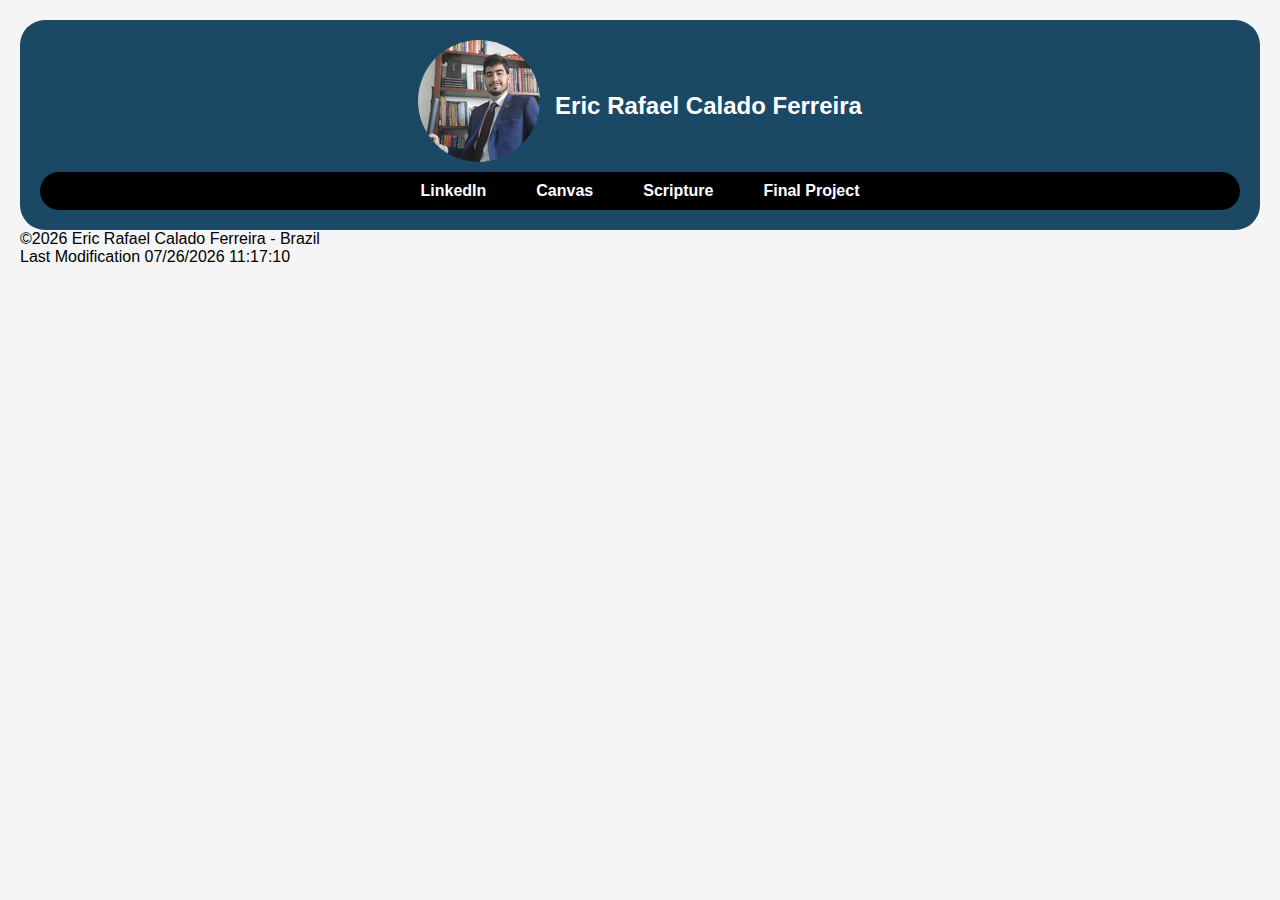
<file: index.html>
<!DOCTYPE html>
<html lang="en">

<head>
    <meta charset="UTF-8">
    <meta name="viewport" content="width=device-width, initial-scale=1.0">
    <meta name="description" content="WDD231 Home Page">
    <meta name="author" content="Eric Rafael Calado Ferreira">
    <script src="scripts/getDates.js" defer></script>
    <link rel="stylesheet" href="styles/base.css">
    <title>Home Page</title>
</head>

<body>
    <header>
        <div class="profile">
            <img src="images/profile_3_19.webp" alt="Profile Picture" loading="lazy">
            <h1>Eric Rafael Calado Ferreira</h1>
        </div>
        <div class="nav-box">
            <nav class="nav">
                <ul>
                    <li><a href="linkedin.com"><b>LinkedIn</a></b></li>
                    <li><a href="https://byupw.instructure.com/about/40214"><b>Canvas</a></b></li>
                    <li><a
                            href="https://www.churchofjesuschrist.org/study/scriptures/ot/gen/1?lang=eng&id=p4#p4"><b>Scripture</b></a>
                    </li>
                    <li><a href="#"><b>Final Project</b></a></li>
                </ul>
            </nav>
        </div>
    </header>
    <main>

    </main>
    <footer class="footer">
        <p>©<span id="currentyear"></span> Eric Rafael Calado Ferreira - Brazil
        <p>Last Modification <span id="modification"></span></p>
    </footer>
</body>

</html>
</file>
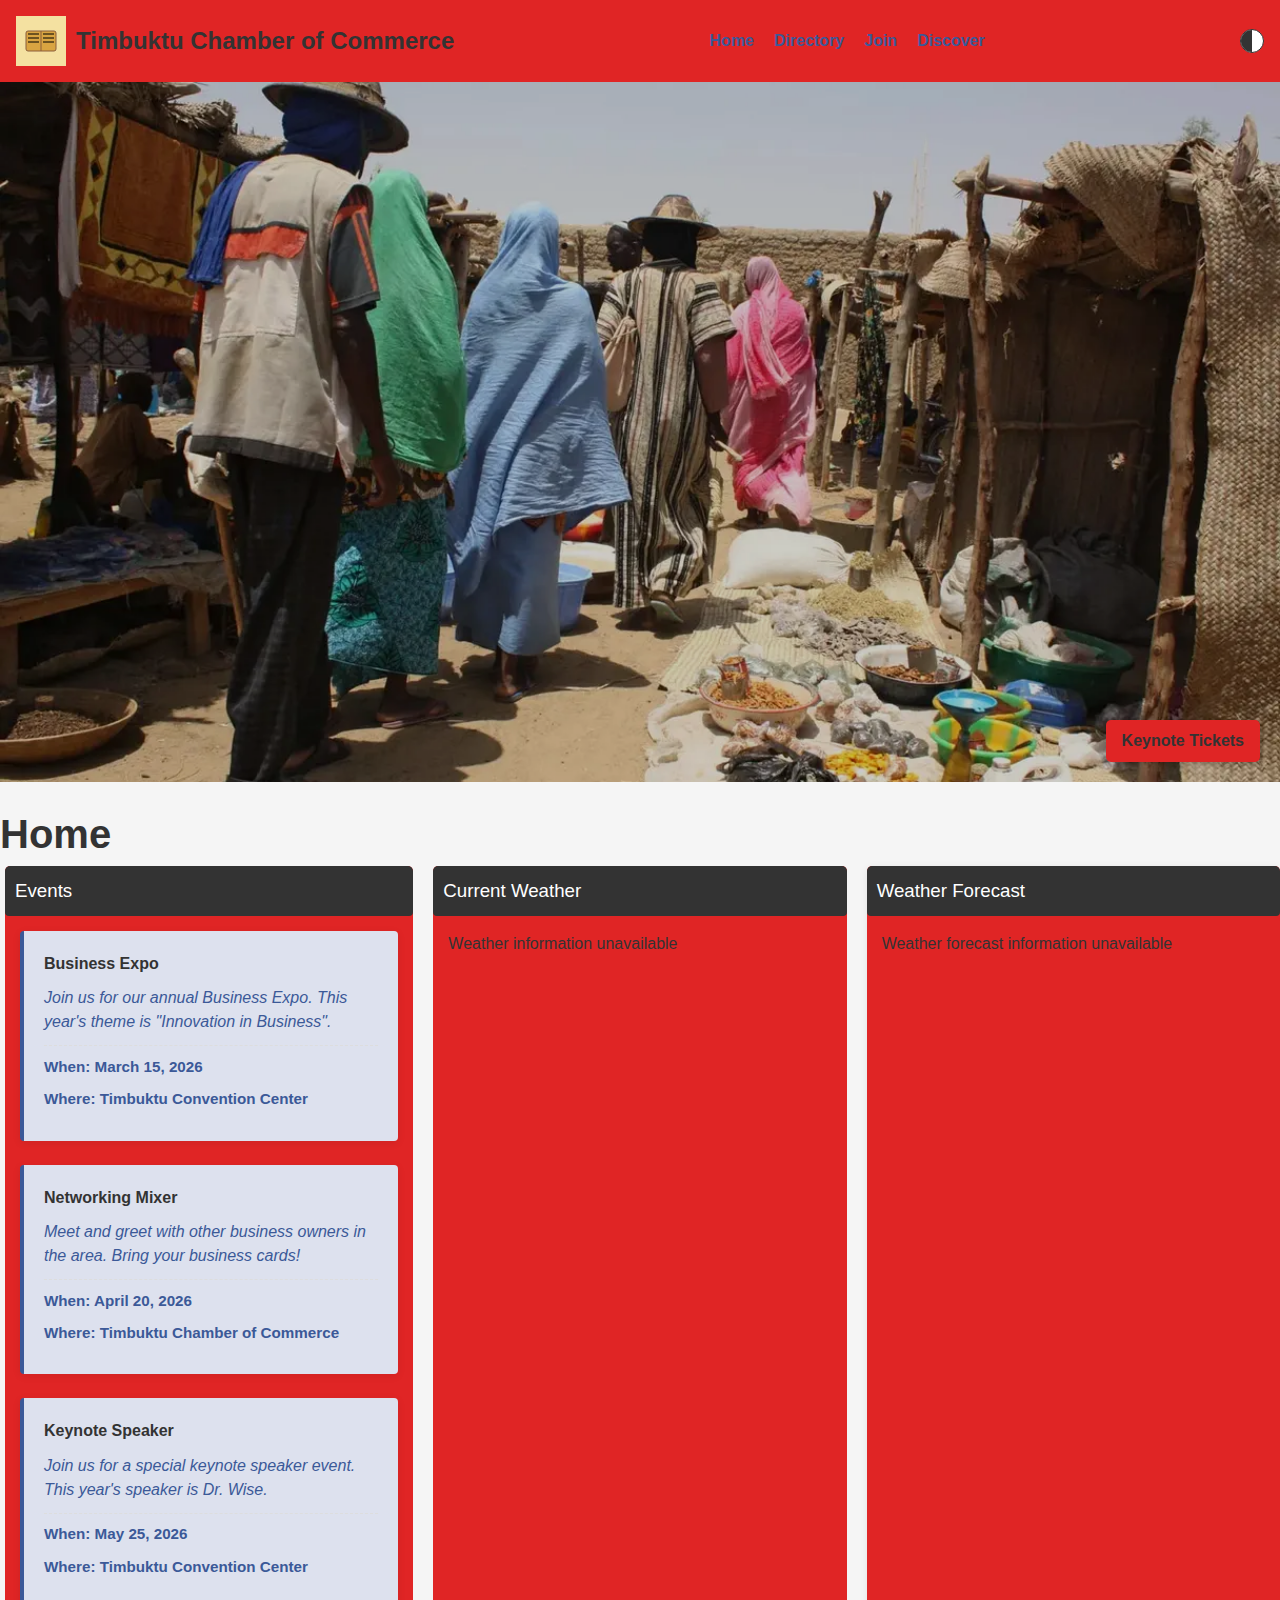
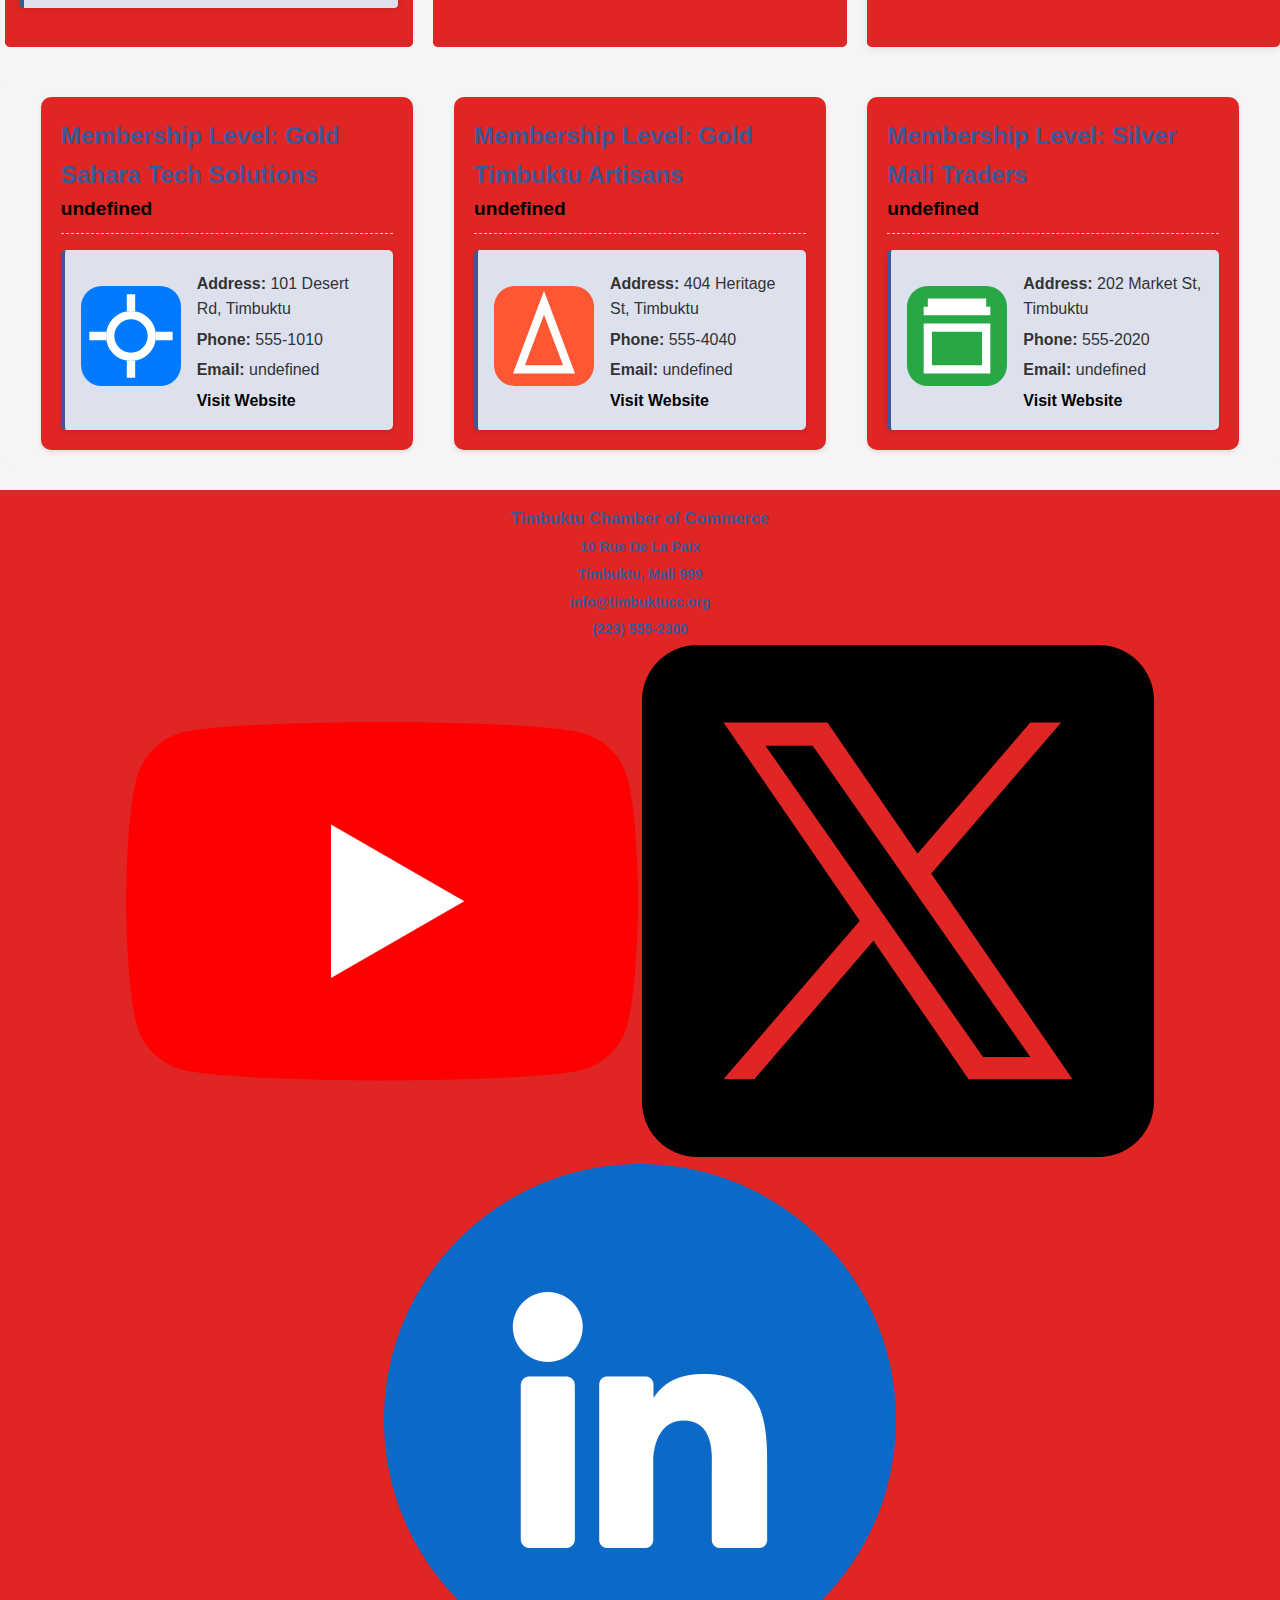
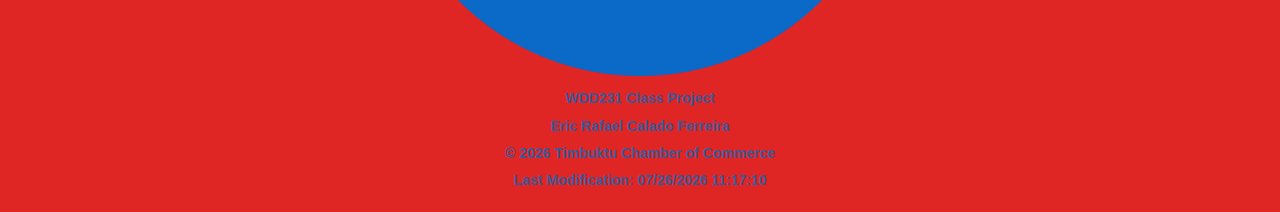
<file: chamber/index.html>
<!DOCTYPE html>
<html lang="en">

<head>
    <meta charset="UTF-8">
    <meta name="viewport" content="width=device-width, initial-scale=1.0">
    <meta name="author" content="Eric Rafael Calado Ferreira">
    <meta name="description" content="This website will serve as a resource hub for businesses in the city of Timbuktu">
    <title>Timbuktu Chamber of Commerce</title>
    <meta property="og:title" content="Timbuktu Chamber of Commerce">
    <meta property="og:type" content="website">
    <meta property="og:image" content="timbuktu.webp">
    <meta property="og:url" content="https://smithferreira-07.github.io/wdd231/chamber/index.html">
    <link rel="stylesheet" href="styles/home.css">
    <link rel="stylesheet" href="styles/normalize.css">
    <link rel="icon" type="image/x-icon" href="images/favicon.ico">
    <script src="scripts/scripts_home.js" defer></script>
</head>

<body>
    <header>
        <div class="logo-container">
            <div class="logo">
                <img src="images/logo.svg" alt="logo">
            </div>
            <div class="logo-text">
                <h1>Timbuktu Chamber of Commerce</h1>

            </div>
        </div>
        <nav id="navigation">
            <ul>
                <li><a href="index.html" class="active-page">Home</a></li>
                <li><a href="directory.html">Directory</a></li>
                <li><a href="join.html">Join</a></li>
                <li><a href="discover.html">Discover</a></li>
            </ul>
        </nav>
        <div class="theme-toggle"></div>
        <div class="mobile-menu" id="mobileMenu">≡</div>
    </header>
    <div class="hero-container">
        <a href="#" class="ticket-button">Keynote Tickets</a>
    </div>
    <main>
        <h2>Home</h2>
        <section>
            <div class="info-grid">
                <div class="events">
                    <h3 class="section-header">Events</h3>
                    <div class="section-content">
                        <div class="event">
                            <h4>Business Expo</h4>
                            <p>Join us for our annual Business Expo. This year's theme is "Innovation in Business".</p>
                            <p>When: March 15, 2026</p>
                            <p>Where: Timbuktu Convention Center</p>
                        </div>
                        <div class="event">
                            <h4>Networking Mixer</h4>
                            <p>Meet and greet with other business owners in the area. Bring your business cards!</p>
                            <p>When: April 20, 2026</p>
                            <p>Where: Timbuktu Chamber of Commerce</p>
                        </div>
                        <div class="event">
                            <h4>Keynote Speaker</h4>
                            <p>Join us for a special keynote speaker event. This year's speaker is Dr. Wise.</p>
                            <p>When: May 25, 2026</p>
                            <p>Where: Timbuktu Convention Center</p>
                        </div>
                    </div>
                </div>
                <div class="current-weather">
                    <h3 class="section-header">Current Weather</h3>
                    <div class="section-content">
                        <div class="weather-now" id="weatherNow">
                        </div>
                    </div>
                </div>
                <div class=weather-forecast>
                    <h3 class="section-header">Weather Forecast</h3>
                    <div class="section-content">
                        <div id="weatherForecast">
                        </div>
                    </div>
                </div>
            </div>
        </section>
        <section>
            <div class="business-cards">     
                <div id="memberCards">

                </div>
            </div>
        </section>
    </main>
    <footer>
        <div class="footer-container">
            <div class="footer-left">
                <h3>Timbuktu Chamber of Commerce</h3>
                <p>10 Rue De La Paix</p>
                <p>Timbuktu, Mali 999</p>
                <p><a href="mailto:info@timbuktucc.org">info@timbuktucc.org</a></p>
                <p>(223) 555-2300</p>
            </div>
            <div class="footer-center">
                <a href="#"><img src="images/youtube.webp" alt="YouTube"></a>
                <a href="#"><img src="images/x.webp" alt="X"></a>
                <a href="#"><img src="images/linkedin.webp" alt="LinkedIn"></a>
            </div>
            <div class="footer-right">
                <p>WDD231 Class Project</p>
                <p>Eric Rafael Calado Ferreira</p>
                <p>&copy; <span id="year"></span> Timbuktu Chamber of Commerce</p>
                <p>Last Modification: <span id="lastModified"></span></p>
            </div>
        </div>
    </footer>
</body>

</html>
</file>
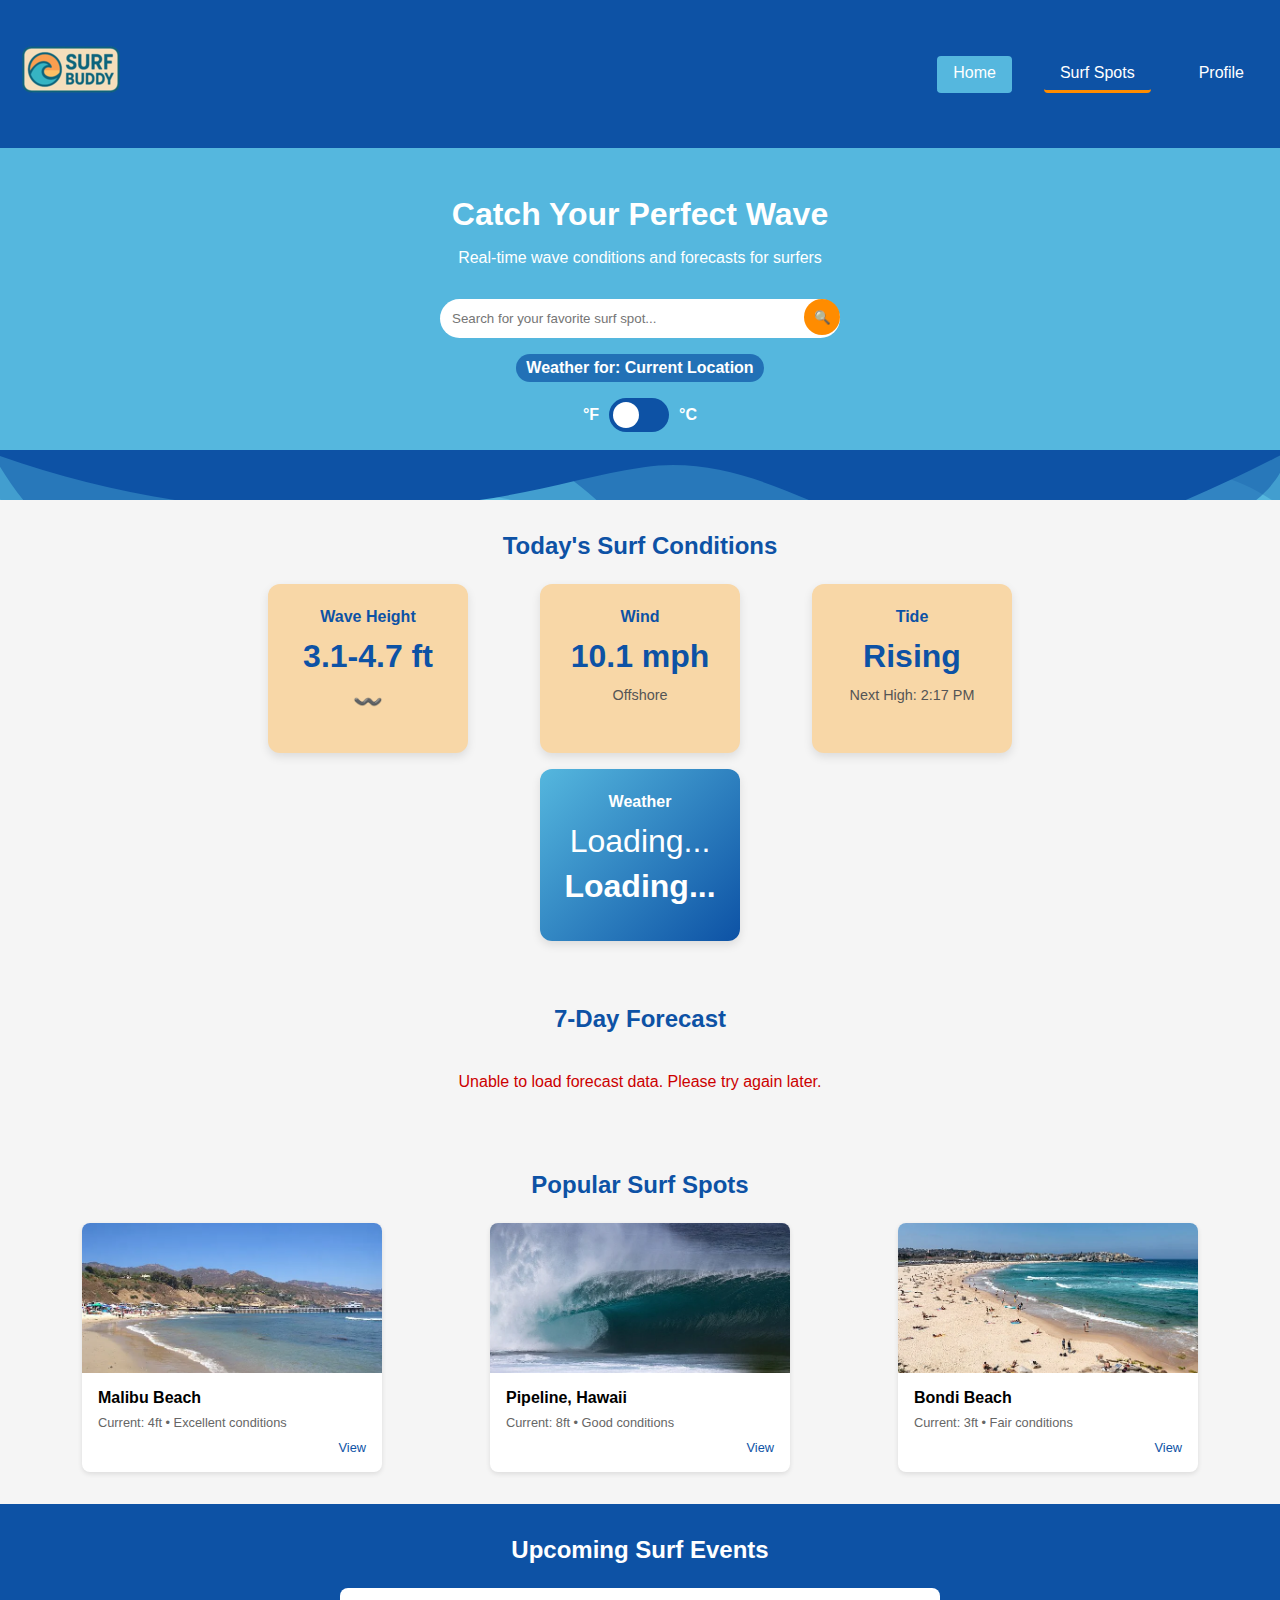
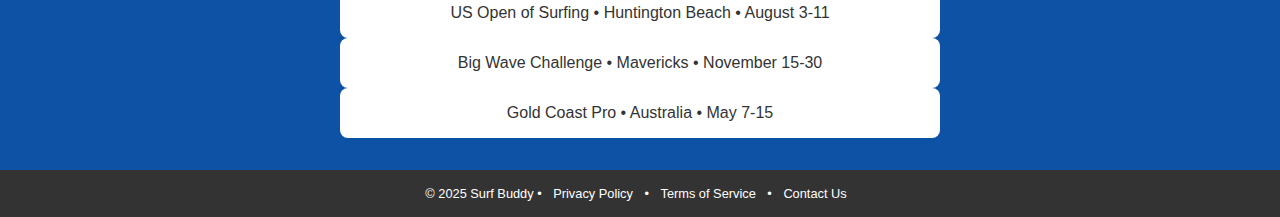
<file: final-project/index.html>
<!DOCTYPE html>
<html lang="en">
<head>
    <meta charset="UTF-8">
    <meta name="viewport" content="width=device-width, initial-scale=1.0">
    <title>Surf Buddy - Catch Your Perfect Wave</title>
    <link rel="stylesheet" href="styles/index.css">
    <script src="scripts/index.js" type="module" defer></script>
    <link rel="preconnect" href="https://fonts.googleapis.com">
    <link rel="preconnect" href="https://fonts.gstatic.com" crossorigin>
    <link href="https://fonts.googleapis.com/css2?family=Poppins:wght@300;400;500;600;700&family=Roboto:wght@300;400;500;700&display=swap" rel="stylesheet">
</head>
<body>
    <nav class="navbar">
        <div class="logo"><img src="images/logo_resized.webp" loading="lazy" alt="logo"></div>
        <div class="hamburger-menu">
            <span></span>
            <span></span>
            <span></span>
        </div>
        <div class="nav-links">
            <a href="index.html" class="active">Home</a>
            <a href="surf-spots.html">Surf Spots</a>
            <a href="profile.html">Profile</a>
        </div>
    </nav>
    <main>
    <section class="hero">
        <div class="hero-content">
            <h1>Catch Your Perfect Wave</h1>
            <p>Real-time wave conditions and forecasts for surfers</p>
            <div class="search-box">
                <input type="text" placeholder="Search for your favorite surf spot...">
                <button>🔍</button>
            </div>
            <div class="temp-unit-toggle">
                <span>°F</span>
                <label class="switch">
                    <input type="checkbox" id="temp-unit-switch">
                    <span class="slider round"></span>
                </label>
                <span>°C</span>
            </div>
        </div>
        <div class="wave"></div>
    </section>

    <section class="today-conditions">
        <h2>Today's Surf Conditions</h2>
        <div class="conditions-grid">
            <div class="condition-card" id="wave-height-card">
                <div class="condition-title">Wave Height</div>
                <div class="condition-value" id="wave-height-value">Loading...</div>
                <div class="wave-icon">〰️</div>
            </div>
            <div class="condition-card" id="wind-card">
                <div class="condition-title">Wind</div>
                <div class="condition-value" id="wind-value">Loading...</div>
                <div class="condition-details" id="wind-details">Loading...</div>
            </div>
            <div class="condition-card" id="tide-card">
                <div class="condition-title">Tide</div>
                <div class="condition-value" id="tide-value">Loading...</div>
                <div class="condition-details" id="tide-details">Loading...</div>
            </div>
            <div class="condition-card weather-card" id="weather-card">
                <div class="condition-title">Weather</div>
                <div class="weather-icon" id="weather-icon">Loading...</div>
                <div class="condition-value" id="weather-value">Loading...</div>
            </div>
        </div>
    </section>

    
    <section class="forecast">
        <h2>7-Day Forecast</h2>
        <div class="forecast-grid" id="forecast-container">
            <div class="loading-indicator">Loading forecast data...</div>
        </div>
    </section>

    
    <section class="popular-spots">
        <h2>Popular Surf Spots</h2>
        <div class="spots-grid" id="spots-container">
            
            <div class="loading-indicator">Loading popular spots...</div>
        </div>
    </section>

    
    <section class="events">
        <h2>Upcoming Surf Events</h2>
        <div id="events-container">
            <div class="loading-indicator">Loading upcoming events...</div>
        </div>
    </section>
    </main>
    
    <footer>
        <p>© 2025 Surf Buddy • <a href="#">Privacy Policy</a> • <a href="#">Terms of Service</a> • <a href="#">Contact Us</a></p>
    </footer>
</body>
</html>
</file>
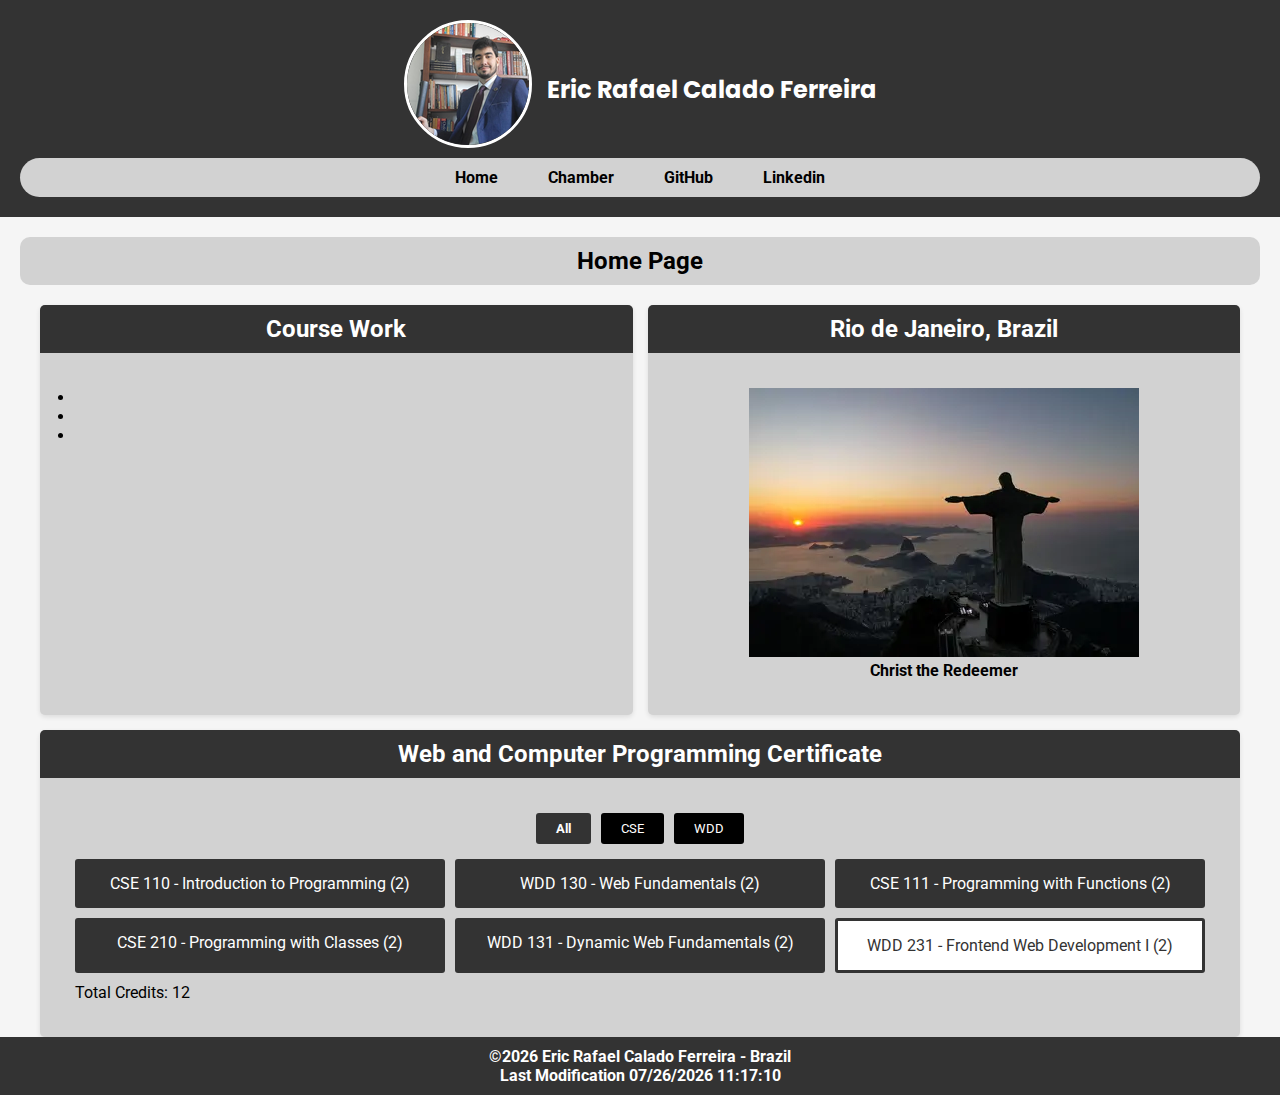
<file: week01/index.html>
<!DOCTYPE html>
<html lang="en">

<head>
    <meta charset="UTF-8">
    <meta name="viewport" content="width=device-width, initial-scale=1.0">
    <meta name="description" content="WDD231 Eric Ferreira">
    <meta name="author" content="Eric Rafael Calado Ferreira">
    <link rel="preconnect" href="https://fonts.googleapis.com">
    <link rel="preconnect" href="https://fonts.gstatic.com" crossorigin>
    <link href="https://fonts.googleapis.com/css2?family=Poppins:ital,wght@0,100;0,200;0,300;0,400;0,500;0,600;0,700;0,800;0,900;1,100;1,200;1,300;1,400;1,500;1,600;1,700;1,800;1,900&family=Roboto:ital,wght@0,100..900;1,100..900&display=swap" rel="stylesheet">
    <script src="scripts/getDates.js" defer></script>
    <link rel="stylesheet" href="styles/base.css">
    <title>Home Page - Eric Ferreira</title>
</head>

<body>
    <header>
        <div class="profile">
            <img src="images/profile_3_19.webp" alt="Profile Picture" loading="lazy">
            <h1>Eric Rafael Calado Ferreira</h1>
        </div>
        <div class="nav-box">
            <button class="hamburger" id="menuButton">≡</button>
            <nav class="nav" id="homeNav">
                <ul>
                    <li><a href="#"><b>Home</b></a></li>
                    <li><a href="#"><b>Chamber</b></a></li>
                    <li><a href="https://github.com/SmithFerreira-07"><b>GitHub</b></a></li>
                    <li><a href="https://www.linkedin.com"><b>Linkedin</b></a></li>
                </ul>
            </nav>
        </div>
    </header>
    <main>
        <h1 class="home-header">Home Page</h1>
        <div class="container">
            <section class="box course-work">
                <div class="box-header">
                    <h2>Course Work</h2>
                </div>
                <div class="box-content">
                    <ul>
                        <li></li>
                        <li></li>
                        <li></li>
                    </ul>
                </div>
            </section>
            <section class="box brazil">
                <div class="box-header">
                    <h2>Rio de Janeiro, Brazil</h2>
                </div>
                <div class="box-content brazil-content">
                    <figure>
                        <picture>
                            <source media="(max-width:800px)" srcset="images/christ_mobile.webp">
                            <img class="border-image" src="images/christ_6_13.webp" alt="Christ Redeemer">
                        </picture>
                        <figcaption>Christ the Redeemer</figcaption>
                    </figure>
                </div>
            </section>
            <section class="box certificate">
                <div class="box-header"><h2>Web and Computer Programming Certificate</h2></div>
                <div class="box-content">
                    <div class="nav-buttons">
                        <button class="nav-button active" data-filter="All">All</button>
                        <button class="nav-button" data-filter="CSE">CSE</button>
                        <button class="nav-button" data-filter="WDD">WDD</button>
                    </div>
                    <div class="course-grid" id="courseGrid">
                        
                    </div>
                </div>
            </section>
            <dialog>
                <div id="course-details">

                </div>
            </dialog>
        </div>
    </main>
    <footer class="footer">
        <p>©<span id="currentyear"></span> Eric Rafael Calado Ferreira - Brazil</p>
        <p>Last Modification <span id="modification"></span></p>
    </footer>
</body>

</html>
</file>
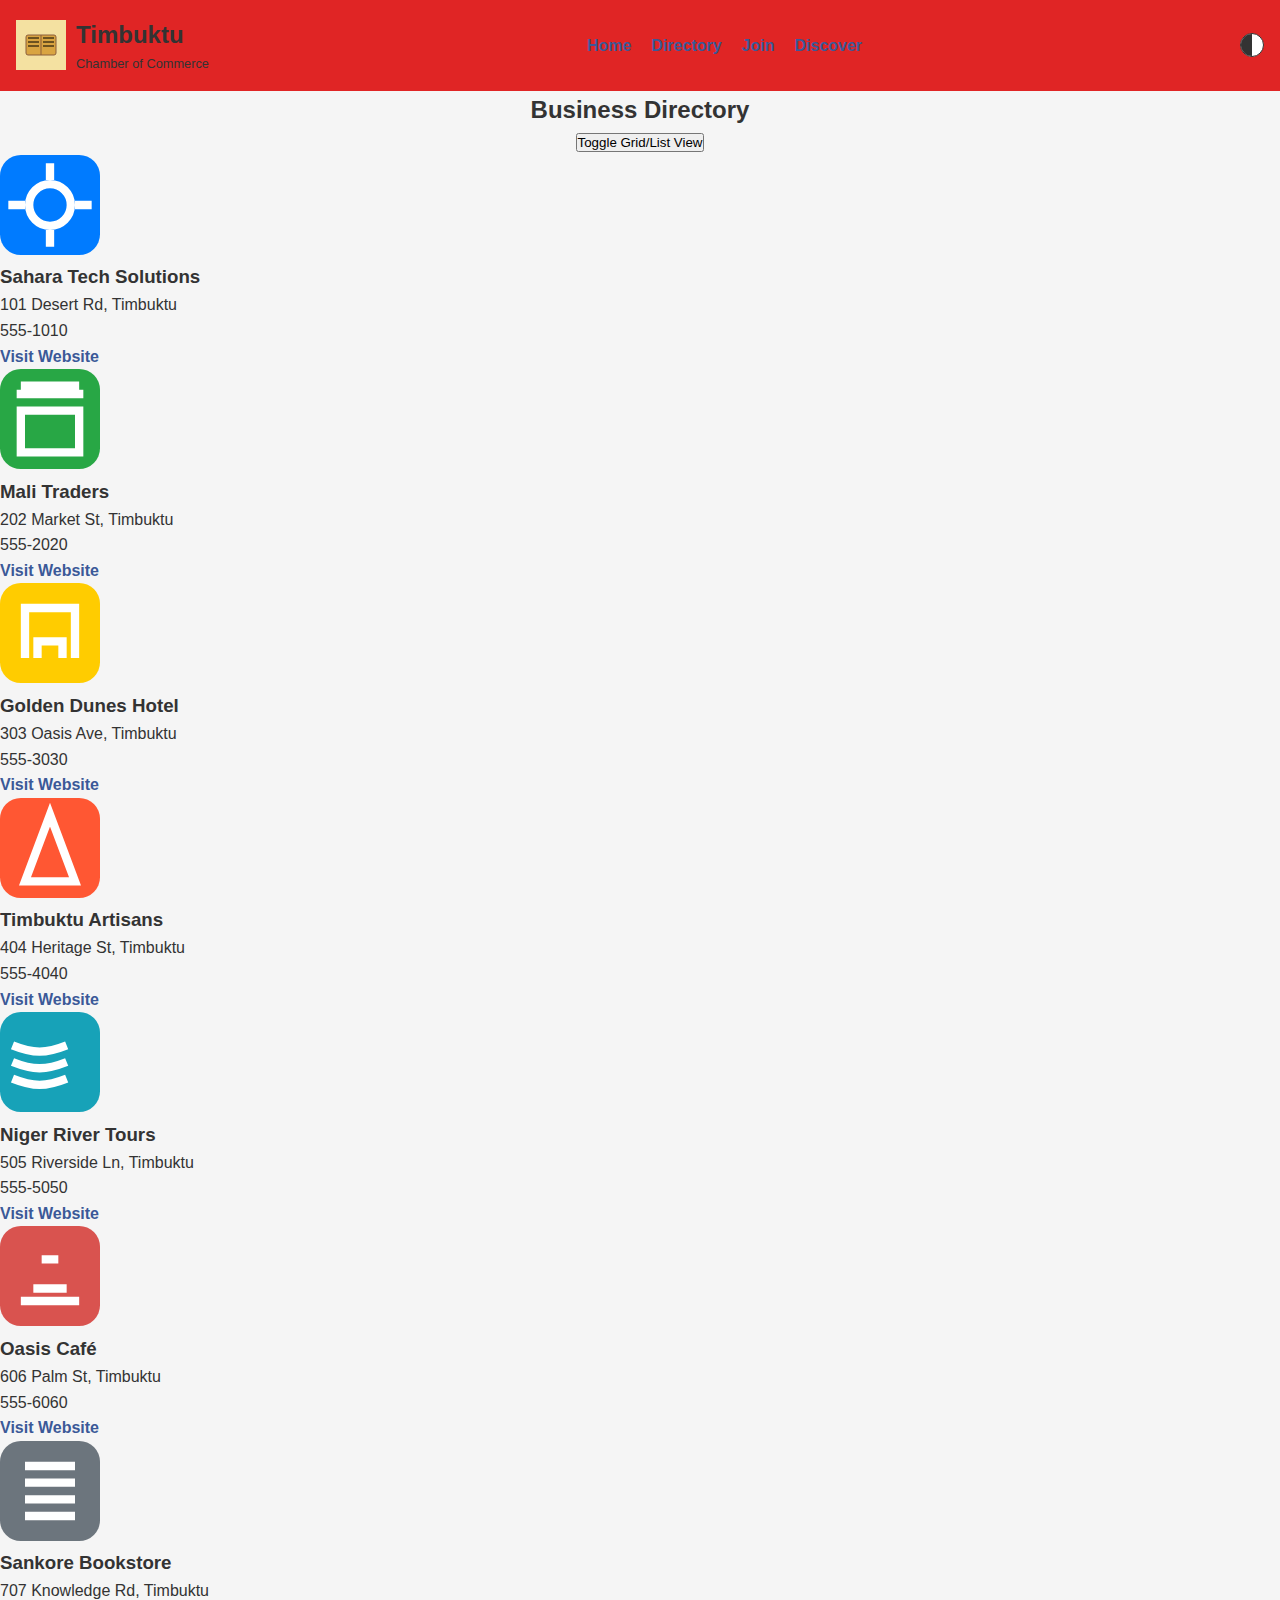
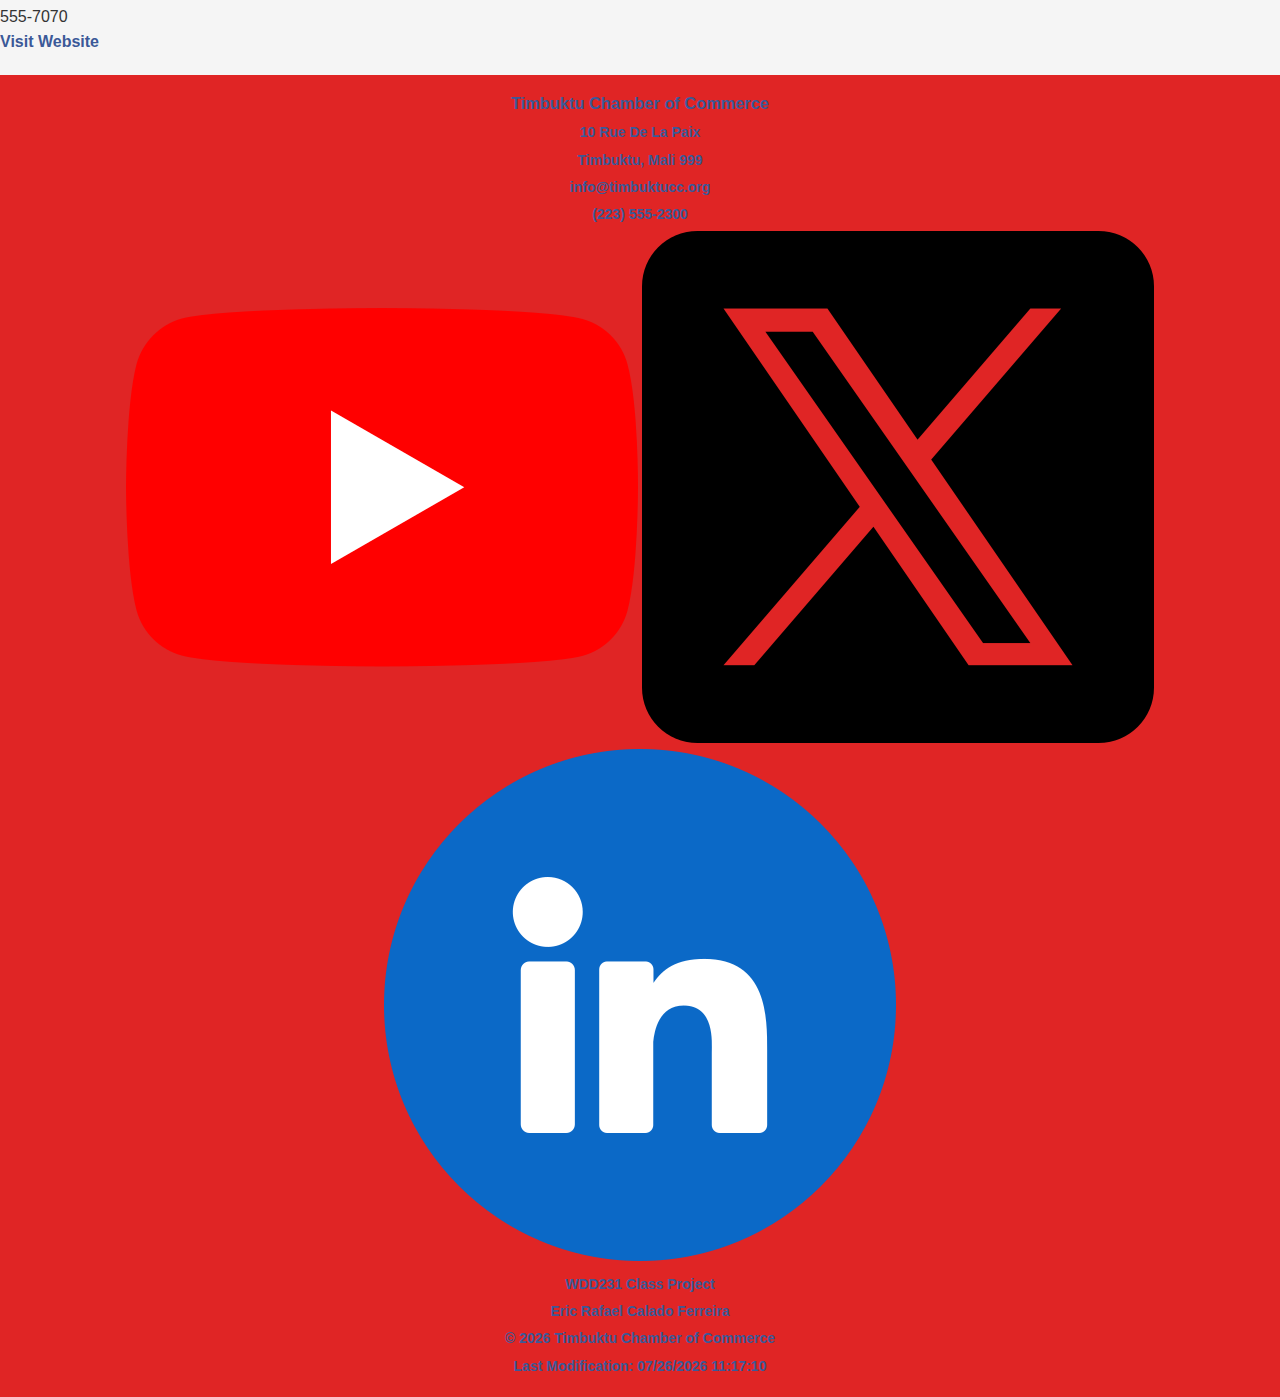
<file: chamber/directory.html>
<!DOCTYPE html>
<html lang="en">
<head>
    <meta charset="UTF-8">
    <meta name="viewport" content="width=device-width, initial-scale=1.0">
    <meta name="author" content="Eric Rafael Calado Ferreira">
    <meta name="description" content="This website will serve as a resource hub for businesses in the city of Timbuktu">
    <title>Timbuktu Chamber of Commerce</title>
    <meta property="og:title" content="Timbuktu Chamber of Commerce">
    <meta property="og:type" content="website">
    <meta property="og:image" content="images/timbuktu.webp">
    <meta property="og:url" content="https://smithferreira-07.github.io/wdd231/chamber/index.html">
    <link rel="stylesheet" href="styles/directory.css">
    <link rel="stylesheet" href="styles/normalize.css">
    <link rel="icon" type="image/x-icon" href="images/favicon.ico">
    <script src="scripts/script_directory.js" defer></script>
</head>
<body>
    <header>
        <div class="logo-container">
            <div class="logo">
                <img src="images/logo.svg" alt="Timbuktu Chamber of Commerce Logo">
            </div>
            <div class="logo-text">
                <h1>Timbuktu</h1>
                <p>Chamber of Commerce</p>
            </div>
        </div>
        <nav id="navigation">
            <ul>
                <li><a href="index.html">Home</a></li>
                <li><a href="directory.html" class="active-page">Directory</a></li>
                <li><a href="join.html">Join</a></li>
                <li><a href="discover.html">Discover</a></li>
            </ul>
        </nav>
        <div class="theme-toggle"></div>
        <div class="mobile-menu" id="mobileMenu">≡</div>
    </header>
    <main>
        <div class="first-object">
            <h2>Business Directory</h2>
            <button id="toggleView">Toggle Grid/List View</button>
        </div>
        <section id="members" class="grid-view">

        </section>
    </main>
    <footer>
        <div class="footer-container">
            <div class="footer-left">
                <h3>Timbuktu Chamber of Commerce</h3>
                <p>10 Rue De La Paix</p>
                <p>Timbuktu, Mali 999</p>
                <p><a href="mailto:info@timbuktucc.org">info@timbuktucc.org</a></p>
                <p>(223) 555-2300</p>
            </div>
            <div class="footer-center">
                <a href="#"><img src="images/youtube.webp" alt="YouTube"></a>
                <a href="#"><img src="images/x.webp" alt="X"></a>
                <a href="#"><img src="images/linkedin.webp" alt="LinkedIn"></a>
            </div>
            <div class="footer-right">
                <p>WDD231 Class Project</p>
                <p>Eric Rafael Calado Ferreira</p>
                <p>&copy; <span id="year"></span> Timbuktu Chamber of Commerce</p>
                <p>Last Modification: <span id="lastModified"></span></p>
            </div>
        </div>
    </footer>
</body>
</html>
</file>
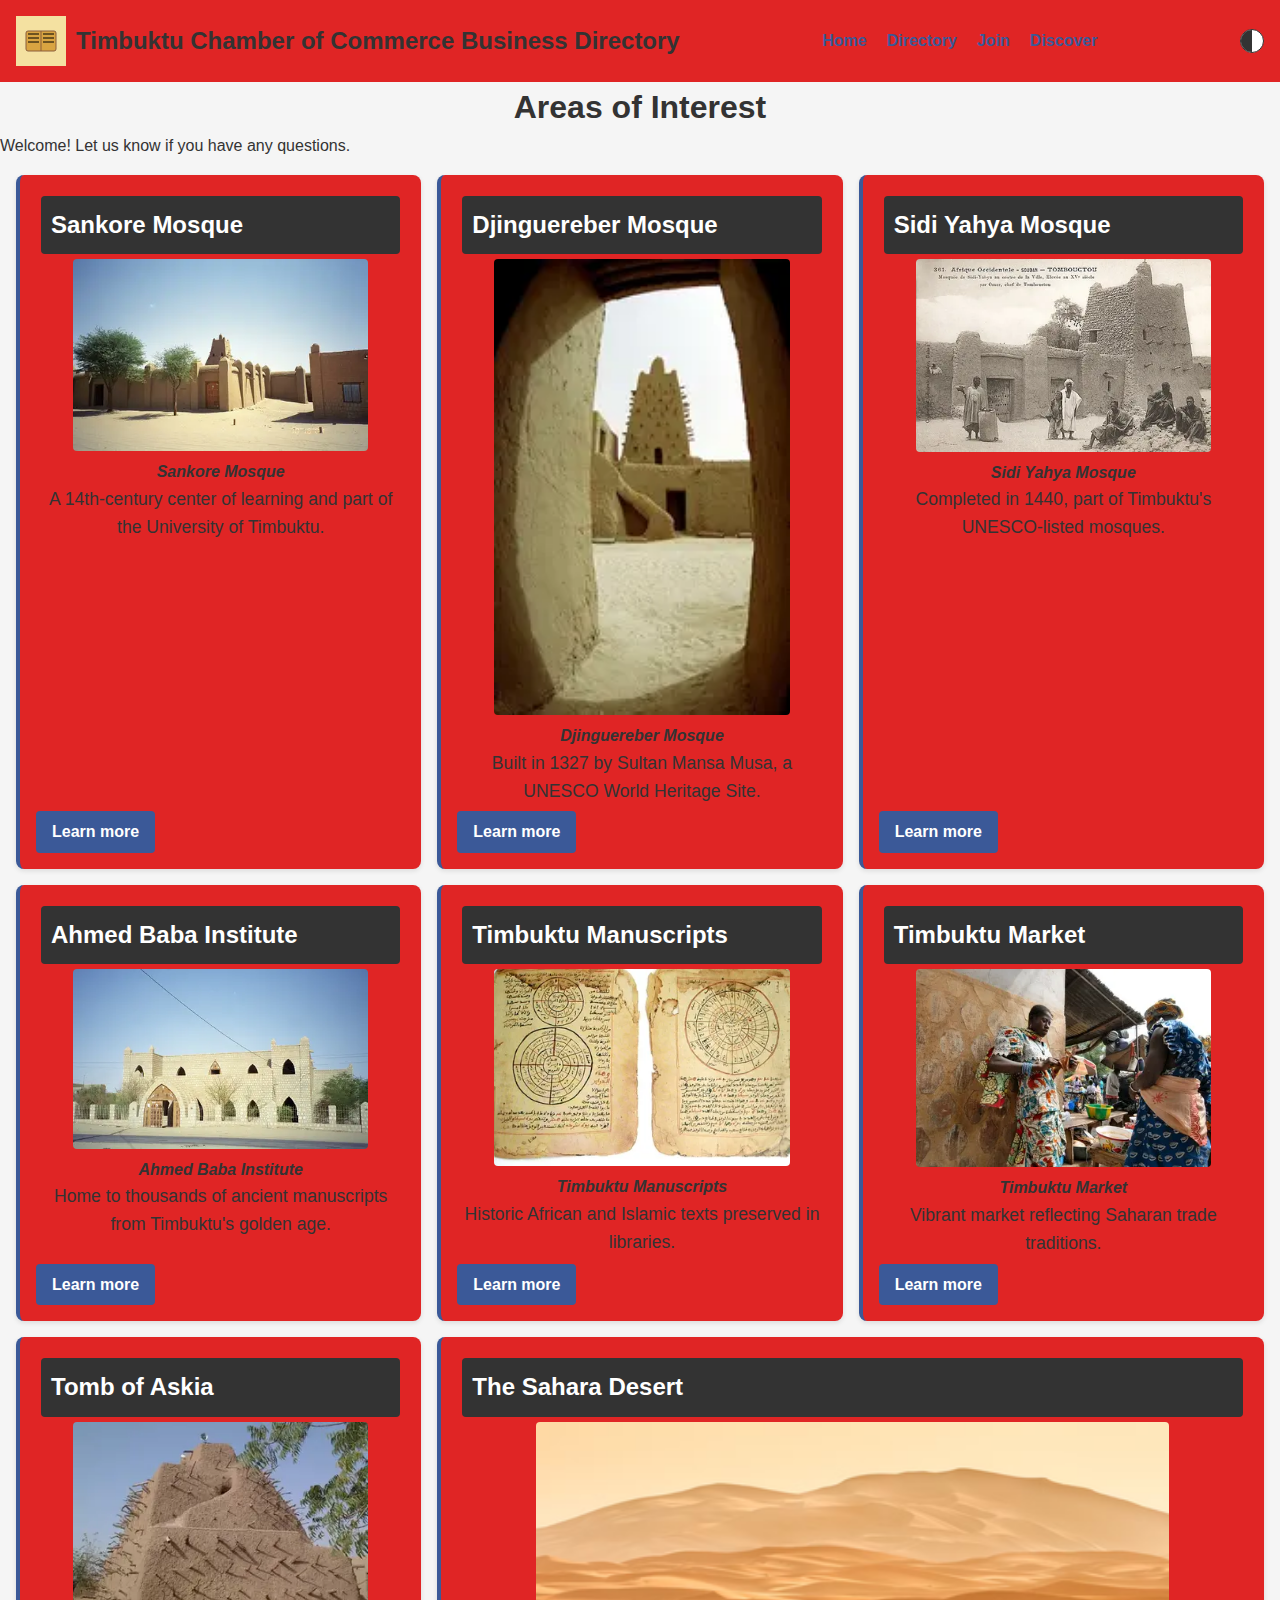
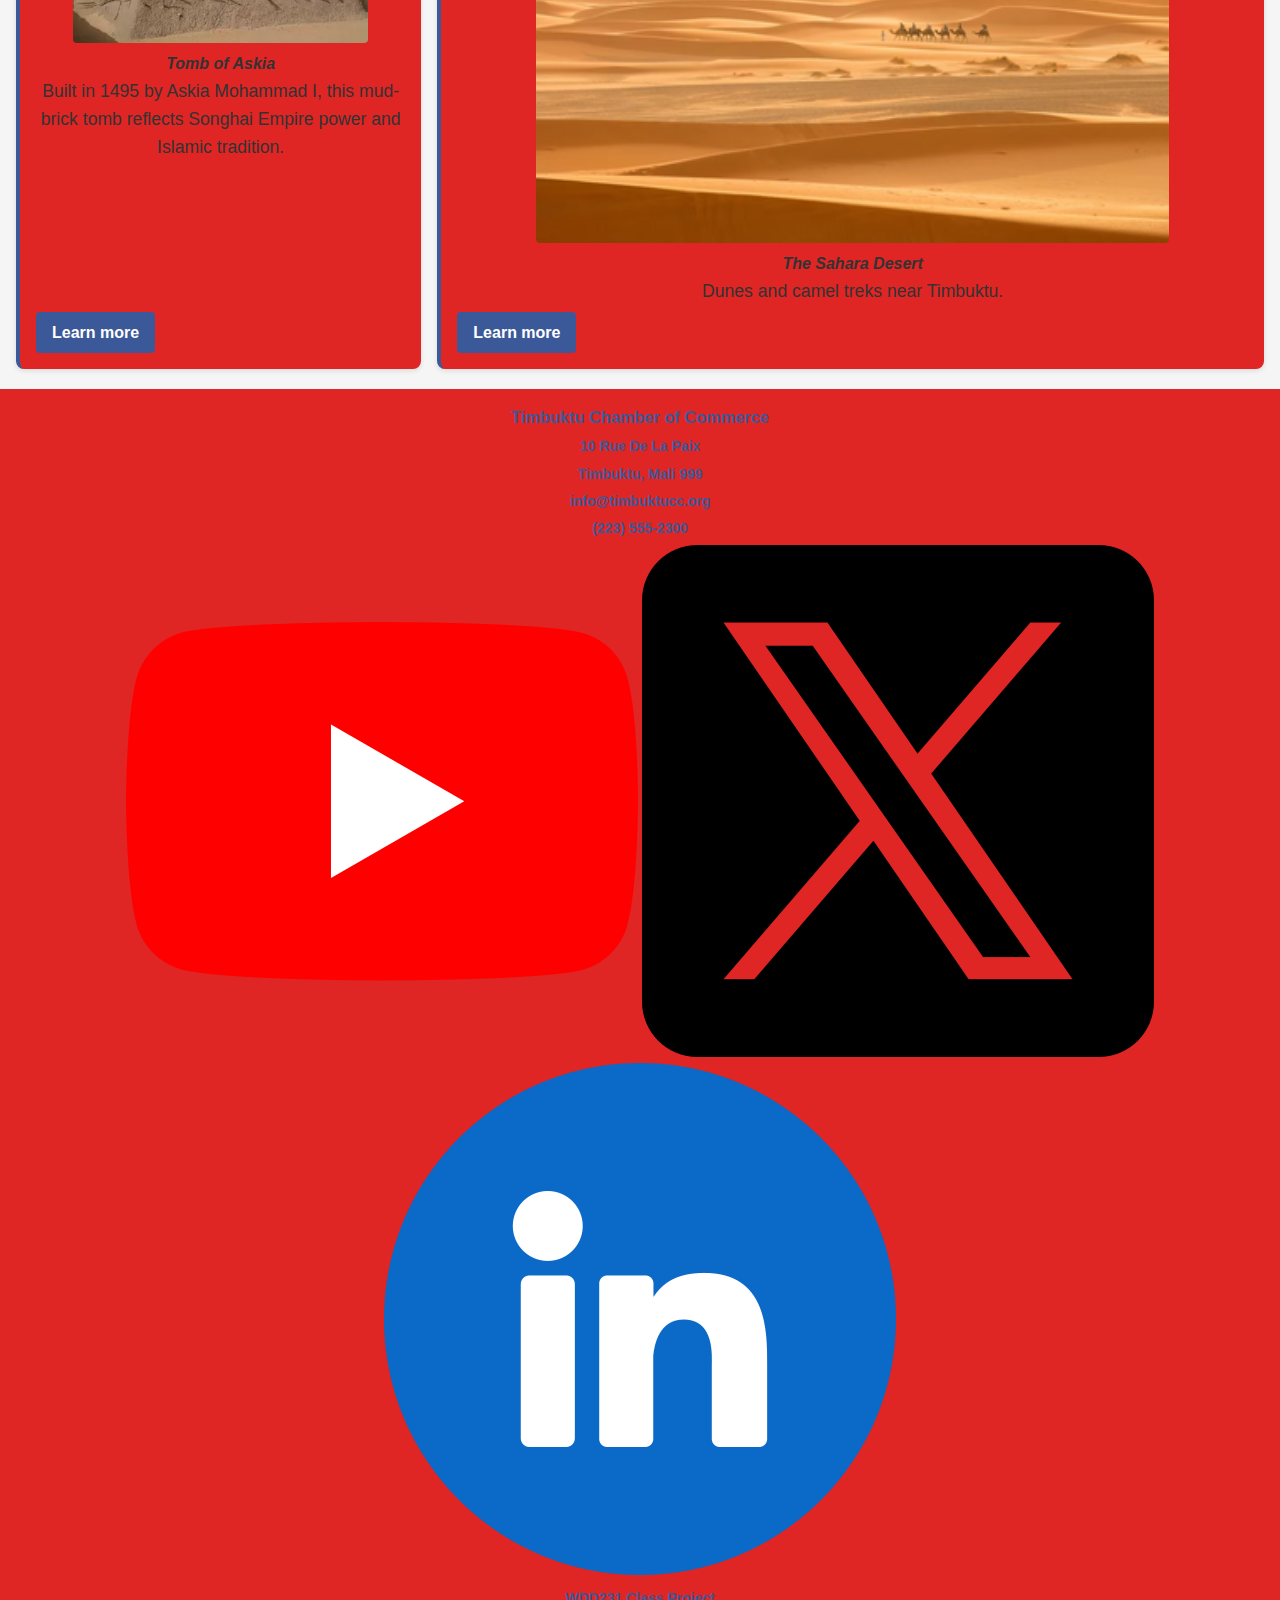
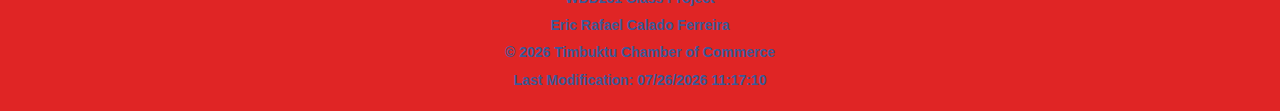
<file: chamber/discover.html>
<!DOCTYPE html>
<html lang="en">

<head>
    <meta charset="UTF-8">
    <meta name="viewport" content="width=device-width, initial-scale=1.0">
    <meta name="author" content="Eric Rafael Calado Ferreira">
    <meta name="description" content="This website will serve as a resource hub for businesses in the city of Timbuktu">
    <title>Discover - Timbuktu Chamber of Commerce</title>
    <meta property="og:title" content="Timbuktu Chamber of Commerce">
    <meta property="og:type" content="website">
    <meta property="og:image" content="timbuktu.webp">
    <meta property="og:url" content="https://smithferreira-07.github.io/wdd231/chamber/index.html">
    <link rel="preconnect" href="https://fonts.googleapis.com" crossorigin>
    <link rel="dns-prefetch" href="https://fonts.googleapis.com">
    <link rel="stylesheet" href="styles/normalize.css">
    <link rel="stylesheet" href="styles/discover.css">
    <link rel="icon" type="image/x-icon" href="images/favicon.ico">
    <script src="scripts/script_discover.js" defer></script>
</head>

<body>
    <header>
        <div class="logo-container">
            <div class="logo">
                <img src="images/logo.svg" alt="Timbuktu Chamber of Commerce Logo" loading="lazy">
            </div>
            <div class="logo-text">
                <h1>Timbuktu Chamber of Commerce Business Directory</h1>
            </div>
        </div>
        <nav id="navigation">
            <ul>
                <li><a href="index.html">Home</a></li>
                <li><a href="directory.html">Directory</a></li>
                <li><a href="join.html">Join</a></li>
                <li><a href="discover.html" class="active-page">Discover</a></li>
            </ul>
        </nav>
        <div class="theme-toggle"></div>
        <div class="mobile-menu" id="mobileMenu">≡</div>
    </header>
    <main>
        <h1>Areas of Interest</h1>
        <div id="last-visit-message" class="visit-message"></div>
        <section id="areas" class="template_grid">

        </section>
    </main>
    <footer>
        <div class="footer-container">
            <div class="footer-left">
                <h3>Timbuktu Chamber of Commerce</h3>
                <p>10 Rue De La Paix</p>
                <p>Timbuktu, Mali 999</p>
                <p><a href="mailto:info@timbuktucc.org">info@timbuktucc.org</a></p>
                <p>(223) 555-2300</p>
            </div>
            <div class="footer-center">
                <a href="#"><img src="images/youtube.webp" alt="YouTube" loading="lazy"></a>
                <a href="#"><img src="images/x.webp" alt="X" loading="lazy"></a>
                <a href="#"><img src="images/linkedin.webp" alt="LinkedIn" loading="lazy"></a>
            </div>
            <div class="footer-right">
                <p>WDD231 Class Project</p>
                <p>Eric Rafael Calado Ferreira</p>
                <p>&copy; <span id="year"></span> Timbuktu Chamber of Commerce</p>
                <p>Last Modification: <span id="lastModified"></span></p>
            </div>
        </div>
    </footer>
</body>

</html>
</file>
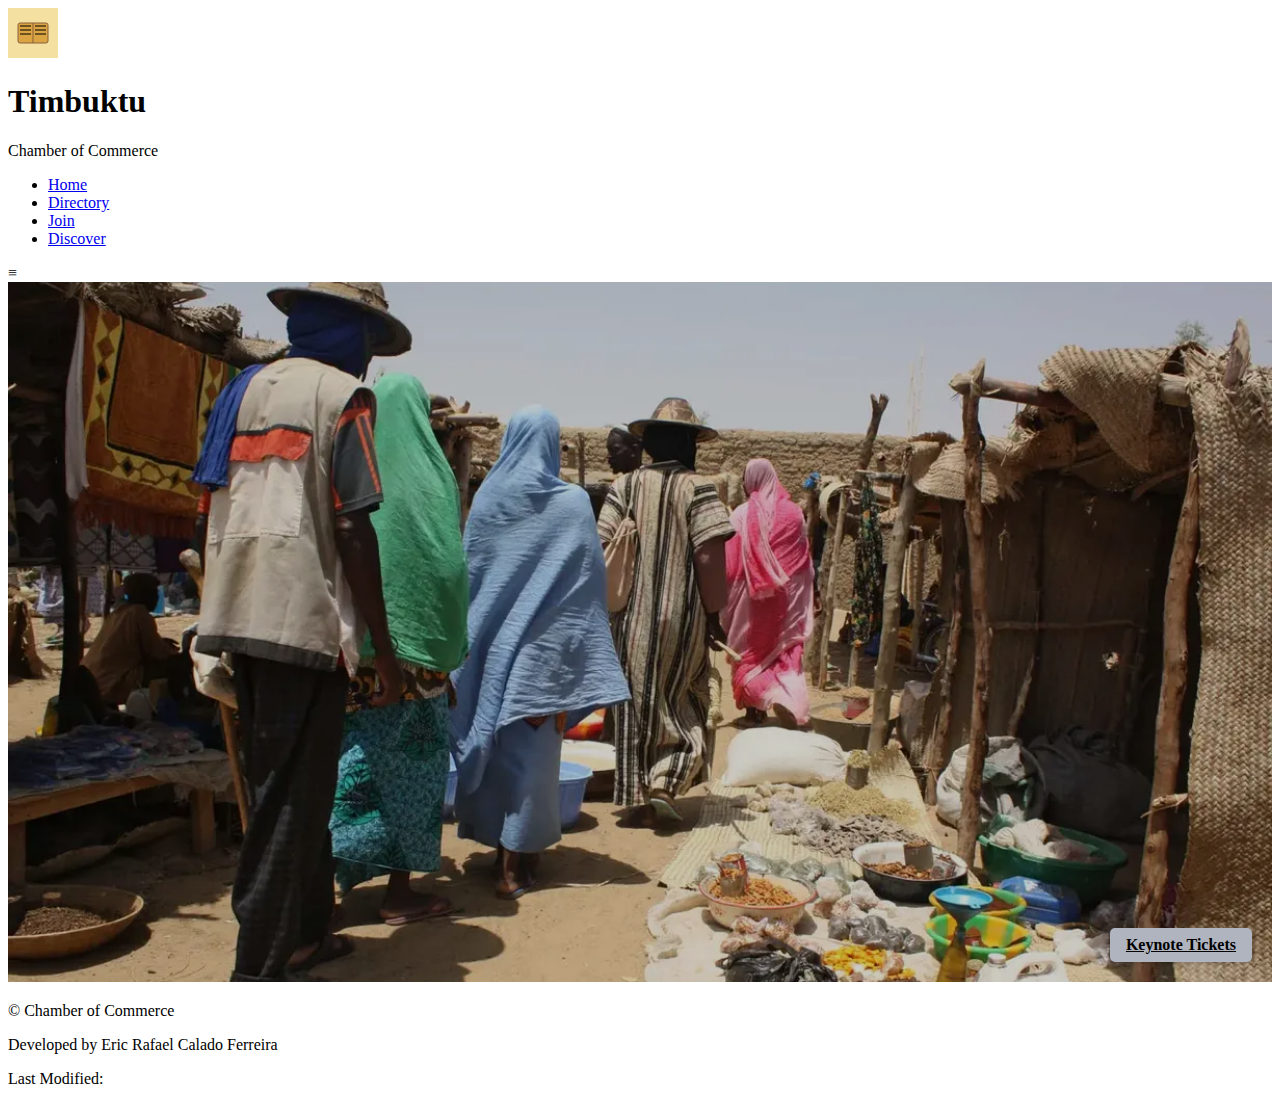
<file: chamber/home.html>
<!DOCTYPE html>
<html lang="en">
<head>
    <meta charset="UTF-8">
    <meta name="viewport" content="width=device-width, initial-scale=1.0">
    <meta name="author" content="Eric Rafael Calado Ferreira">
    <meta name="description" content="This website will serve as a resource hub for businesses in the city of Timbuktu">
    <title>Timbuktu Chamber of Commerce</title>
    <meta property="og:title" content="Timbuktu Chamber of Commerce">
    <meta property="og:type" content="website">
    <meta property="og:image" content="./images/timbuktu.webp">
    <meta property="og:url" content="https://www.example.com">
    <link rel="stylesheet" href="styles/home.css">
    <link rel="icon" type="image/x-icon" href="images/favicon.ico">
</head>
<body>
    <header>
        <div class="logo-container">
            <div class="logo">
                <img src="images/logo.svg" alt="logo">
            </div>
            <div class="logo-text">
                <h1>Timbuktu</h1>
                <p>Chamber of Commerce</p>
            </div>
        </div>
        <nav>
            <ul>
                <li><a href="#">Home</a></li>
                <li><a href="#">Directory</a></li>
                <li><a href="#">Join</a></li>
                <li><a href="#">Discover</a></li>
            </ul>
        </nav>
        <div class="theme-toggle"></div>
        <div class="mobile-menu">≡</div>
    </header>
    <div class="hero-container">
        <a href="#" class="ticket-button">Keynote Tickets</a>
    </div>
    <footer>
        <p>&copy; <span id="year"></span> Chamber of Commerce</p>
        <p>Developed by Eric Rafael Calado Ferreira</p>
        <p>Last Modified: <span id="lastModified"></span></p>
    </footer>
</body>
</html>
</file>
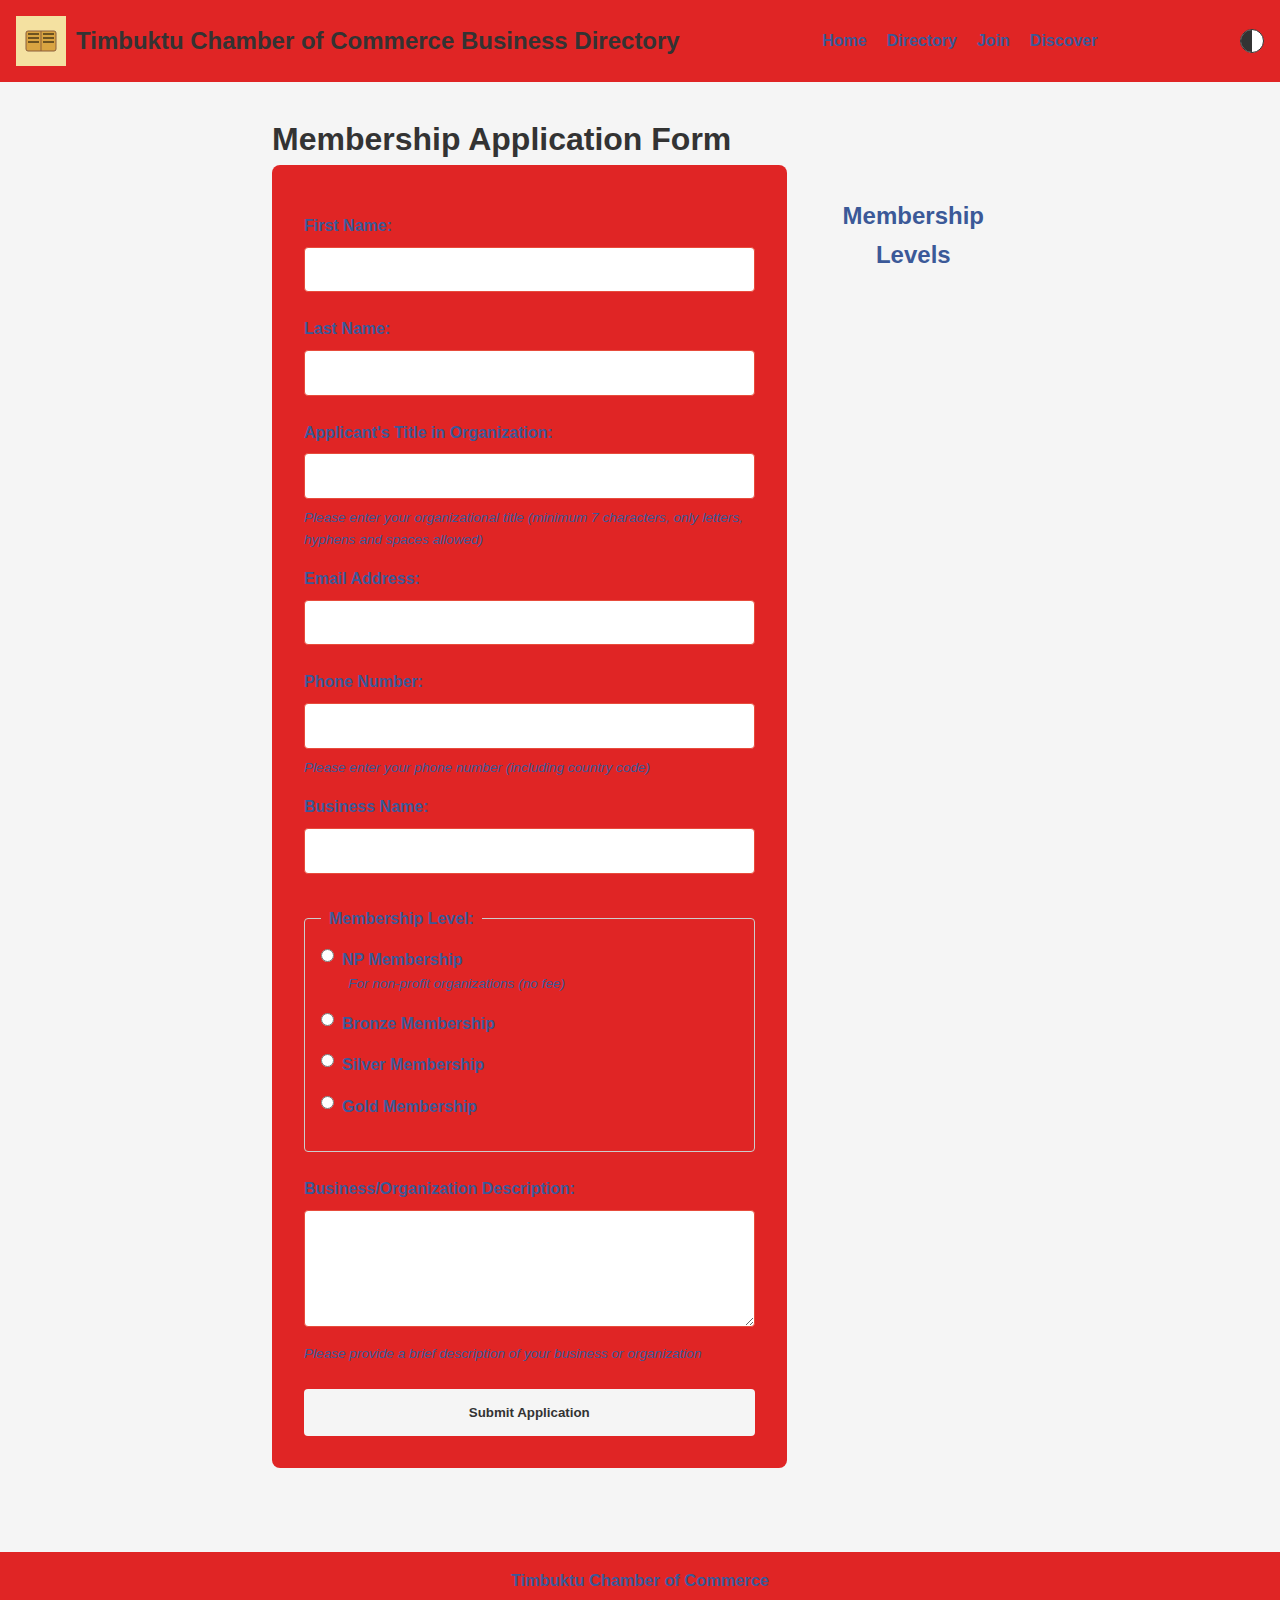
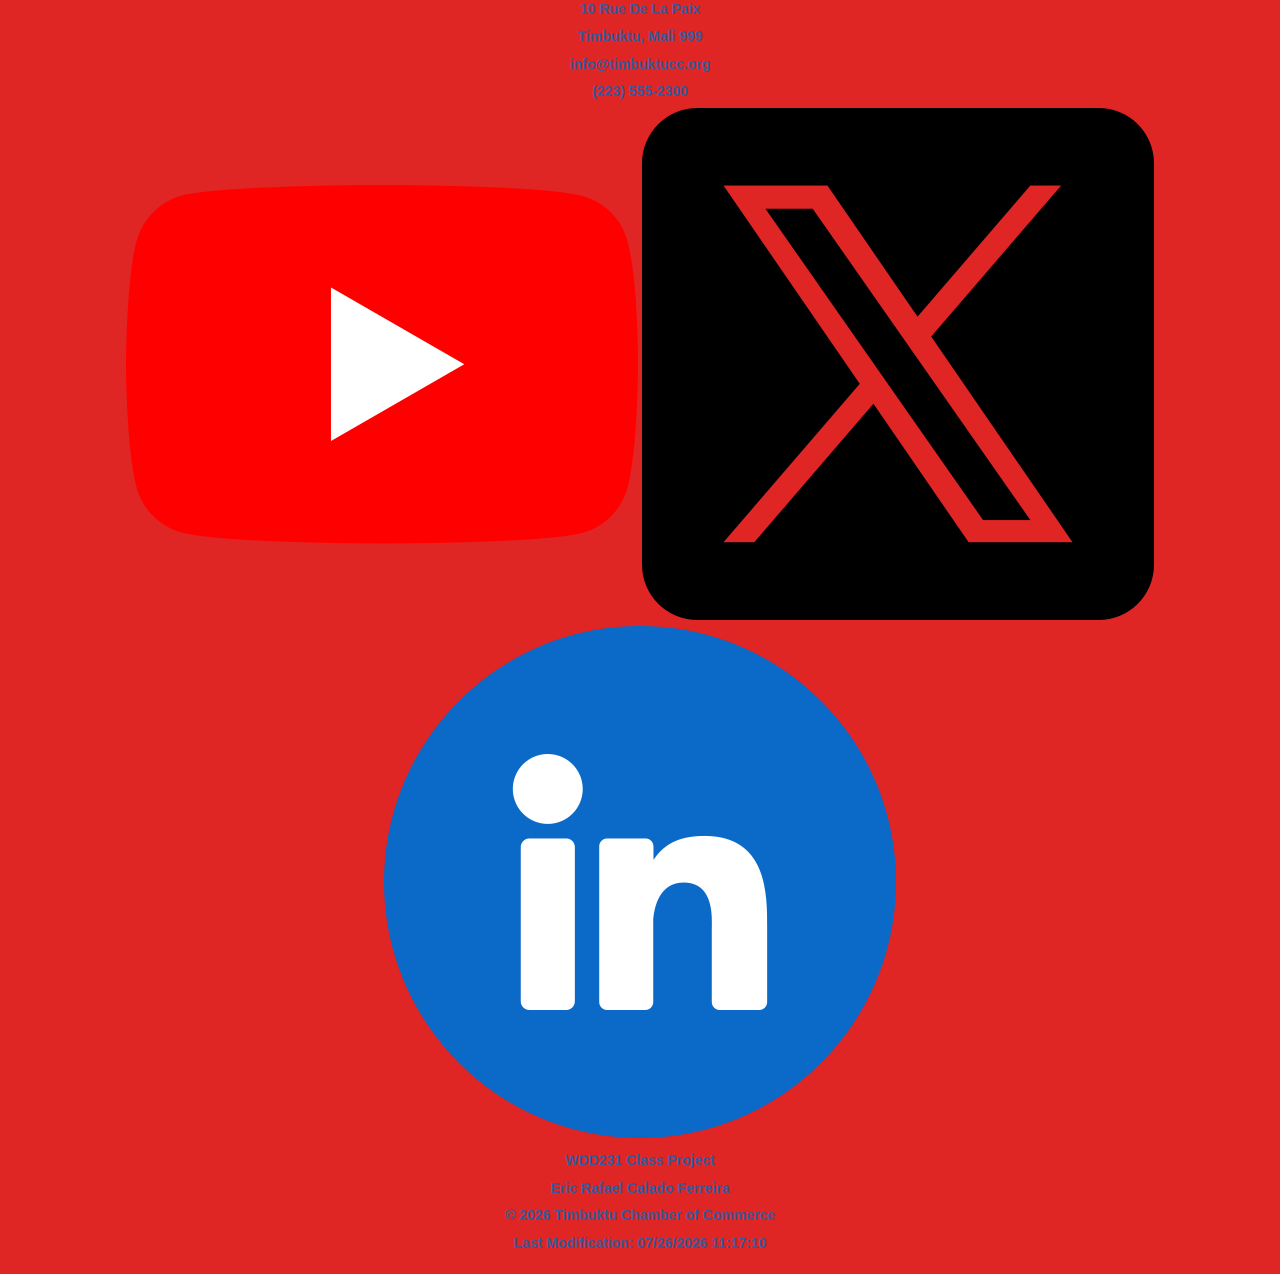
<file: chamber/join.html>
<!DOCTYPE html>
<html lang="en">

<head>
    <meta charset="UTF-8">
    <meta name="viewport" content="width=device-width, initial-scale=1.0">
    <meta name="author" content="Eric Rafael Calado Ferreira">
    <meta name="description" content="This website will serve as a resource hub for businesses in the city of Timbuktu">
    <title>Membership Application Form</title>
    <meta property="og:title" content="Timbuktu Chamber of Commerce">
    <meta property="og:type" content="website">
    <meta property="og:image" content="timbuktu.webp">
    <meta property="og:url" content="https://smithferreira-07.github.io/wdd231/chamber/index.html">
    <link rel="stylesheet" href="styles/join.css">
    <link rel="stylesheet" href="styles/normalize.css">
    <link rel="icon" href="images/favicon.ico">
    <script src="scripts/script_join.js" defer></script>
</head>

<body>
    <header>
        <div class="logo-container">
            <div class="logo">
                <img src="images/logo.svg" alt="Timbuktu Chamber of Commerce Logo">
            </div>
            <div class="logo-text">
                <h1>Timbuktu Chamber of Commerce Business Directory</h1>
            </div>
        </div>
        <nav id="navigation">
            <ul>
                <li><a href="index.html">Home</a></li>
                <li><a href="directory.html">Directory</a></li>
                <li><a href="join.html" class="active-page">Join</a></li>
                <li><a href="discover.html">Discover</a></li>
            </ul>
        </nav>
        <div class="theme-toggle"></div>
        <div class="mobile-menu" id="mobileMenu">≡</div>
    </header>
    <main>
        <h1>Membership Application Form</h1>
        <div class="main-container">
            <section>
                <form action="thankyou.html" method="get">
                    <label for="fname">First Name:</label>
                    <input type="text" id="fname" name="fname" autocomplete="given-name" required>
                    <label for="lname">Last Name:</label>
                    <input type="text" id="lname" name="lname" autocomplete="family-name" required>
                    <label for="title">Applicant's Title in Organization:</label>
                    <input type="text" id="title" name="title" autocomplete="organization-title"
                        pattern="^[A-Za-z\- ]{7,}$" required>
                    <span class="hint">Please enter your organizational title (minimum 7 characters, only letters,
                        hyphens and spaces allowed)</span>
                    <label for="email">Email Address:</label>
                    <input type="email" id="email" name="email" autocomplete="email" required>
                    <label for="phone">Phone Number:</label>
                    <input type="tel" id="phone" name="phone" pattern="^\+?[0-9]{1,4}?[0-9]{7,14}$" autocomplete="tel"
                        required>
                    <span class="hint">Please enter your phone number (including country code)</span>
                    <label for="business">Business Name:</label>
                    <input type="text" id="business" name="business" autocomplete="organization" required>
                    <fieldset>
                        <legend>Membership Level:</legend>
                        <div class="radio-option">
                            <input type="radio" id="np-membership" name="membership" value="np" required>
                            <label for="np-membership">NP Membership</label>
                            <span class="description">For non-profit organizations (no fee)</span>
                        </div>
                        <div class="radio-option">
                            <input type="radio" id="bronze-membership" name="membership" value="bronze">
                            <label for="bronze-membership">Bronze Membership</label>
                        </div>
                        <div class="radio-option">
                            <input type="radio" id="silver-membership" name="membership" value="silver">
                            <label for="silver-membership">Silver Membership</label>
                        </div>
                        <div class="radio-option">
                            <input type="radio" id="gold-membership" name="membership" value="gold">
                            <label for="gold-membership">Gold Membership</label>
                        </div>
                    </fieldset>
                    <label for="business-description">Business/Organization Description:</label>
                    <textarea id="business-description" name="business-description" rows="5" autocomplete="off"
                        required></textarea>
                    <span class="hint">Please provide a brief description of your business or organization</span>
                    <input type="hidden" id="timestamp" name="timestamp">
                    <button type="submit">Submit Application</button>
                </form>
            </section>
            <section class="membership-levels">
                <h2>Membership Levels</h2>
                <div class="membership-option">
                    <button class="membership-button">Gold Membership Level</button>
                    <button class="learn-more" data-modal="gold-modal">Learn More</button>
                </div>
                <div class="membership-option">
                    <button class="membership-button">Silver Membership Level</button>
                    <button class="learn-more" data-modal="silver-modal">Learn More</button>
                </div>
                <div class="membership-option">
                    <button class="membership-button">Bronze Membership Level</button>
                    <button class="learn-more" data-modal="bronze-modal">Learn More</button>
                </div>
                <div class="membership-option">
                    <button class="membership-button">Non Profit Membership Level</button>
                    <button class="learn-more" data-modal="np-modal">Learn More</button>
                </div>
            </section>
        </div>
    </main>
    <dialog id="gold-modal" class="membership-dialog">
        <div class="dialog-content">
            <h2>Gold Membership</h2>
            <p>$1000/year</p>
            <h3>Benefits:</h3>
            <ul>
                <li>Featured placement on the chamber's homepage</li>
                <li>Dedicated spotlight section in monthly newsletter</li>
                <li>Priority booth location at chamber events</li>
                <li>Complimentary entry to all chamber events</li>
                <li>Access to exclusive networking sessions</li>
                <li>Full-page advertisement in annual business directory</li>
                <li>Direct referrals from chamber staff</li>
            </ul>
            <button class="close-dialog">Close</button>
        </div>
    </dialog>

    <dialog id="silver-modal" class="membership-dialog">
        <div class="dialog-content">
            <h2>Silver Membership</h2>
            <p>$500/year</p>
            <h3>Benefits:</h3>
            <ul>
                <li>Company listing in chamber's online directory</li>
                <li>Regular mentions in monthly newsletter</li>
                <li>Discounted booth rates at chamber events</li>
                <li>50% discount on chamber event entry fees</li>
                <li>Half-page advertisement in annual business directory</li>
                <li>Business promotion on chamber social media</li>
            </ul>
            <button class="close-dialog">Close</button>
        </div>
    </dialog>

    <dialog id="bronze-modal" class="membership-dialog">
        <div class="dialog-content">
            <h2>Bronze Membership</h2>
            <p>$250/year</p>
            <h3>Benefits:</h3>
            <ul>
                <li>Basic listing in chamber's online directory</li>
                <li>Invitation to monthly networking events</li>
                <li>25% discount on chamber event entry fees</li>
                <li>Quarter-page advertisement in annual business directory</li>
                <li>Access to chamber resources and local business data</li>
            </ul>
            <button class="close-dialog">Close</button>
        </div>
    </dialog>

    <dialog id="np-modal" class="membership-dialog">
        <div class="dialog-content">
            <h2>Non-Profit Membership</h2>
            <p>Free</p>
            <h3>Benefits:</h3>
            <ul>
                <li>Basic listing in chamber's online directory</li>
                <li>Access to networking events</li>
                <li>Opportunity to collaborate with local businesses</li>
                <li>Limited access to chamber resources</li>
                <li>Eligibility for assistance from chamber volunteers</li>
            </ul>
            <button class="close-dialog">Close</button>
        </div>
    </dialog>
    
    <footer>
        <div class="footer-container">
            <div class="footer-left">
                <h3>Timbuktu Chamber of Commerce</h3>
                <p>10 Rue De La Paix</p>
                <p>Timbuktu, Mali 999</p>
                <p>info@timbuktucc.org</p>
                <p>(223) 555-2300</p>
            </div>
            <div class="footer-center">
                <a href="#"><img src="images/youtube.webp" alt="YouTube"></a>
                <a href="#"><img src="images/x.webp" alt="X"></a>
                <a href="#"><img src="images/linkedin.webp" alt="LinkedIn"></a>
            </div>
            <div class="footer-right">
                <p>WDD231 Class Project</p>
                <p>Eric Rafael Calado Ferreira</p>
                <p>&copy; <span id="year"></span> Timbuktu Chamber of Commerce</p>
                <p>Last Modification: <span id="lastModified"></span></p>
            </div>
        </div>
    </footer>
</body>

</html>
</file>
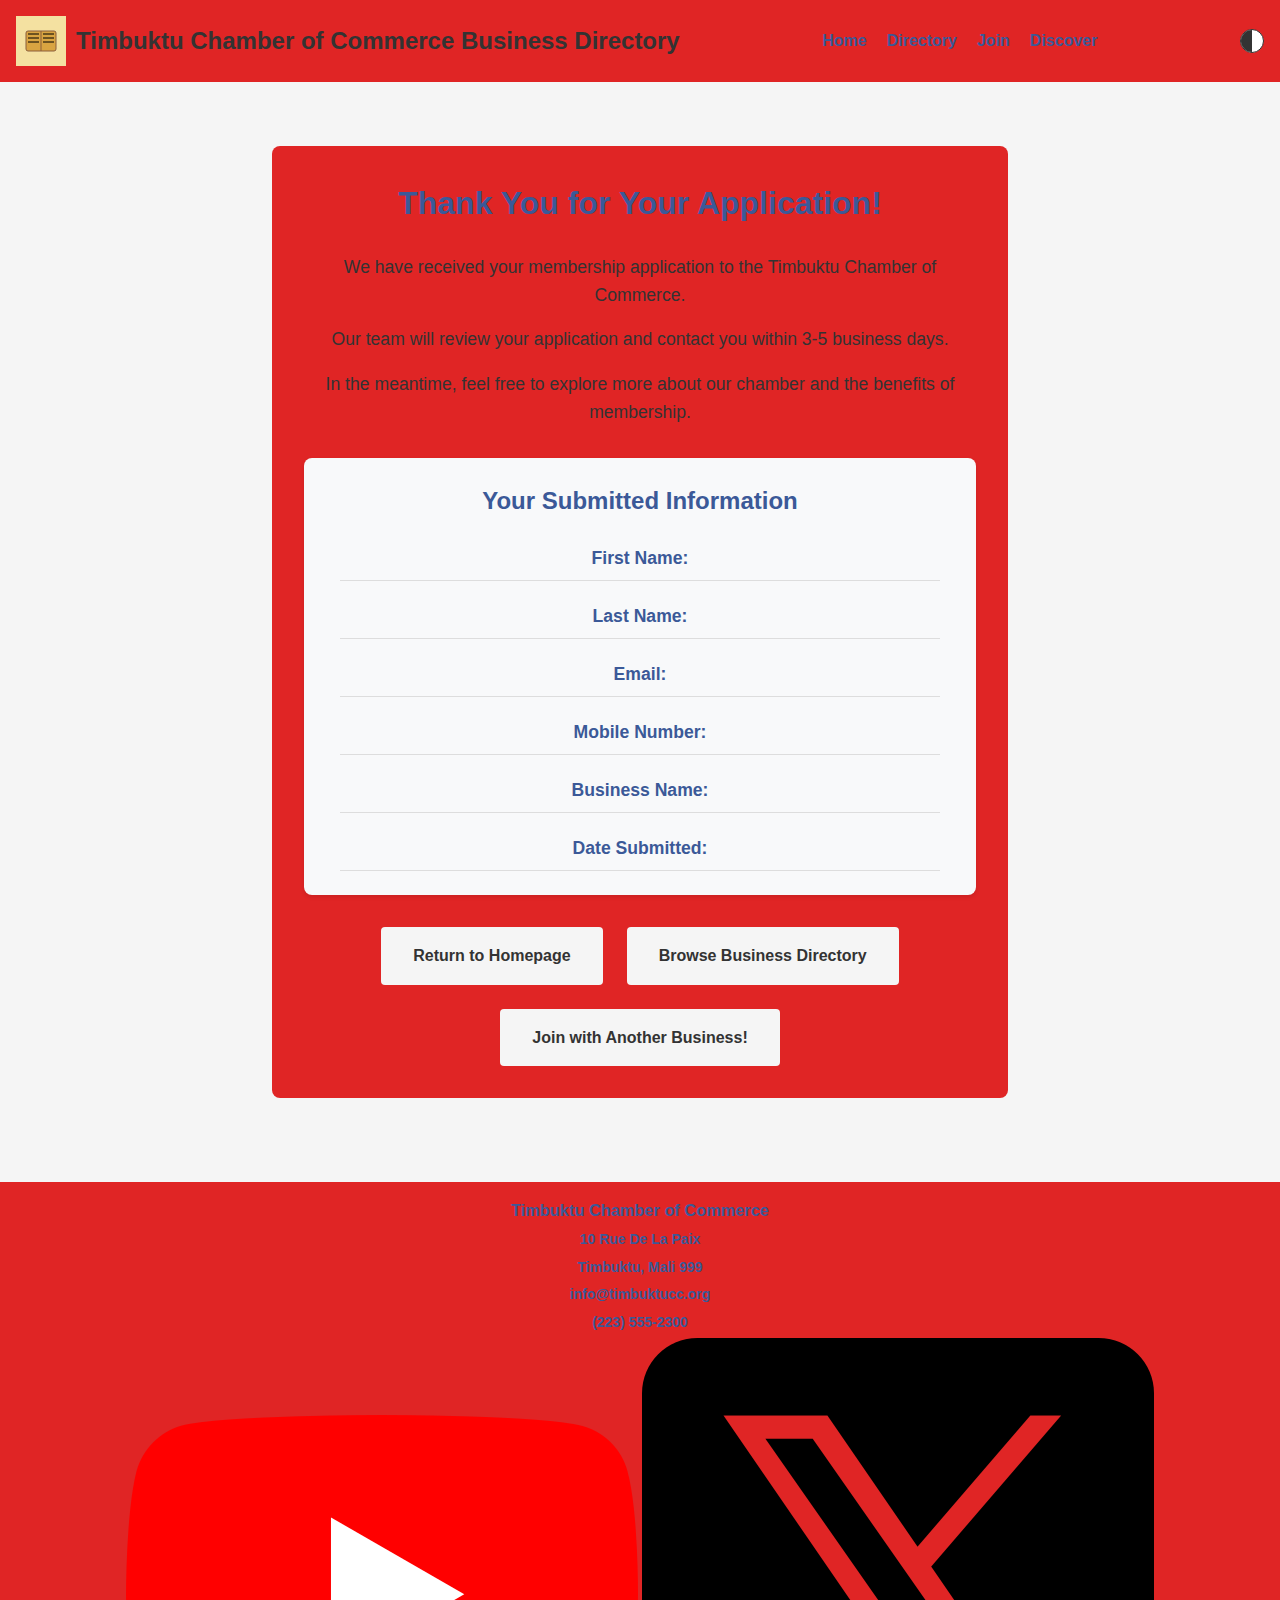
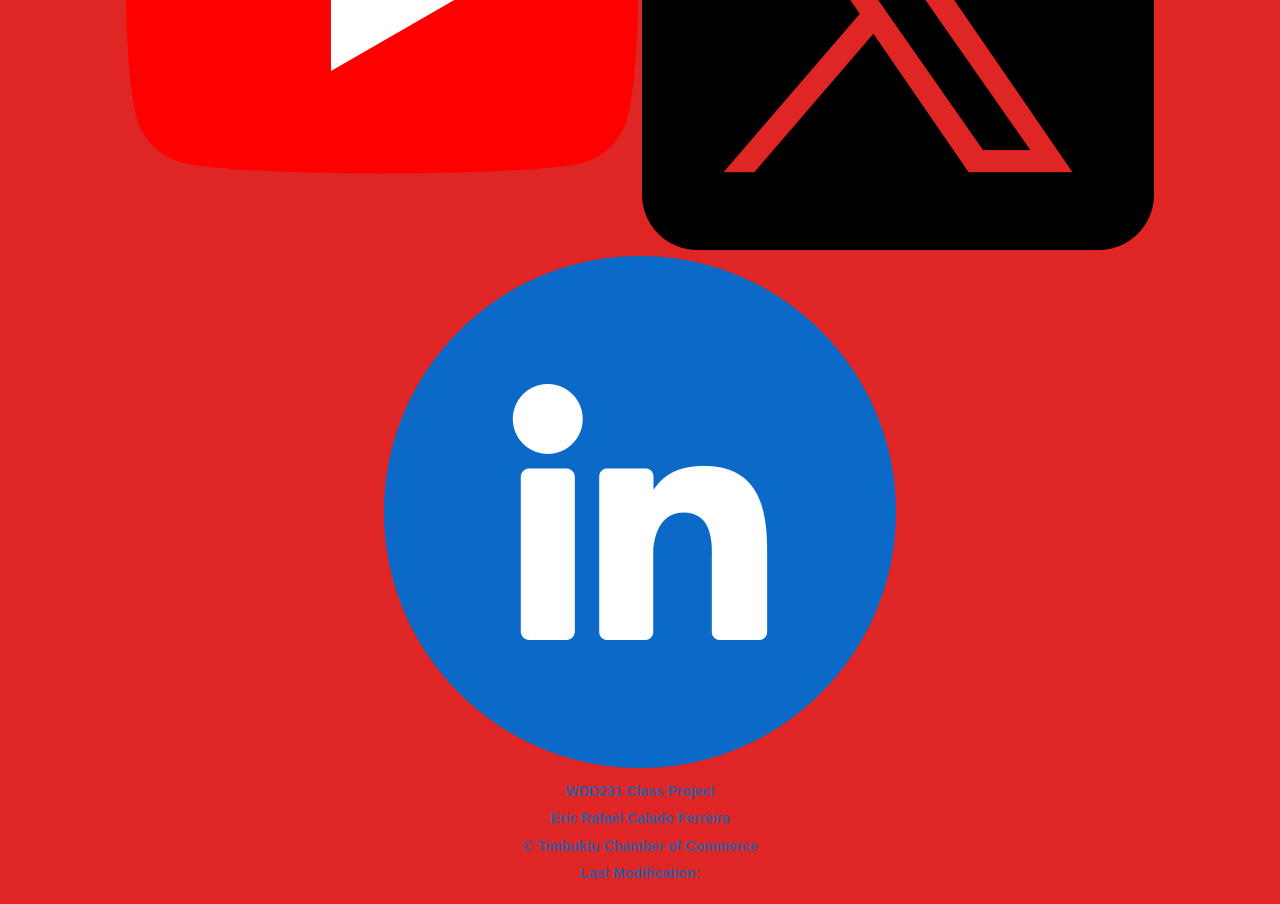
<file: chamber/thankyou.html>
<!DOCTYPE html>
<html lang="en">

<head>
    <meta charset="UTF-8">
    <meta name="viewport" content="width=device-width, initial-scale=1.0">
    <meta name="author" content="Eric Rafael Calado Ferreira">
    <meta name="description" content="Thank you for submitting your membership application to the Timbuktu Chamber of Commerce">
    <title>Thank You - Timbuktu Chamber of Commerce</title>
    <meta property="og:title" content="Timbuktu Chamber of Commerce">
    <meta property="og:type" content="website">
    <meta property="og:image" content="timbuktu.webp">
    <meta property="og:url" content="https://smithferreira-07.github.io/wdd231/chamber/index.html">
    <link rel="preconnect" href="https://fonts.googleapis.com" crossorigin>
    <link rel="dns-prefetch" href="https://fonts.googleapis.com">
    <link rel="stylesheet" href="styles/normalize.css">
    <link rel="stylesheet" href="styles/thankyou.css">
    <link rel="icon" type="image/x-icon" href="images/favicon.ico">
    <script src="scripts/script_join.js" defer></script>
</head>

<body>
    <header>
        <div class="logo-container">
            <div class="logo">
                <img src="images/logo.svg" alt="Timbuktu Chamber of Commerce Logo" loading="lazy">
            </div>
            <div class="logo-text">
                <h1>Timbuktu Chamber of Commerce Business Directory</h1>
            </div>
        </div>
        <nav id="navigation">
            <ul>
                <li><a href="index.html">Home</a></li>
                <li><a href="directory.html">Directory</a></li>
                <li><a href="join.html" class="active-page">Join</a></li>
                <li><a href="discover.html">Discover</a></li>
            </ul>
        </nav>
        <div class="theme-toggle"></div>
        <div class="mobile-menu" id="mobileMenu">≡</div>
    </header>
    <main>
        <div class="thank-you-container">
            <h1>Thank You for Your Application!</h1>
            <p>We have received your membership application to the Timbuktu Chamber of Commerce.</p>
            <p>Our team will review your application and contact you within 3-5 business days.</p>
            <p>In the meantime, feel free to explore more about our chamber and the benefits of membership.</p>
            
            <div class="submitted-info">
                <h2>Your Submitted Information</h2>
                <div class="info-container">
                    <p><strong>First Name:</strong> <span id="firstName"></span></p>
                    <p><strong>Last Name:</strong> <span id="lastName"></span></p>
                    <p><strong>Email:</strong> <span id="email"></span></p>
                    <p><strong>Mobile Number:</strong> <span id="mobileNumber"></span></p>
                    <p><strong>Business Name:</strong> <span id="businessName"></span></p>
                    <p><strong>Date Submitted:</strong> <span id="dateSubmitted"></span></p>
                </div>
            </div>
            
            <div class="thank-you-buttons">
                <a href="index.html" class="return-home">Return to Homepage</a>
                <a href="directory.html" class="browse-directory">Browse Business Directory</a>
                <a href="join.html" class="join-again">Join with Another Business!</a>
            </div>
        </div>
    </main>
    <footer>
        <div class="footer-container">
            <div class="footer-left">
                <h3>Timbuktu Chamber of Commerce</h3>
                <p>10 Rue De La Paix</p>
                <p>Timbuktu, Mali 999</p>
                <p><a href="mailto:info@timbuktucc.org">info@timbuktucc.org</a></p>
                <p>(223) 555-2300</p>
            </div>
            <div class="footer-center">
                <a href="#"><img src="images/youtube.webp" alt="YouTube" loading="lazy"></a>
                <a href="#"><img src="images/x.webp" alt="X" loading="lazy"></a>
                <a href="#"><img src="images/linkedin.webp" alt="LinkedIn" loading="lazy"></a>
            </div>
            <div class="footer-right">
                <p>WDD231 Class Project</p>
                <p>Eric Rafael Calado Ferreira</p>
                <p>&copy; <span id="year"></span> Timbuktu Chamber of Commerce</p>
                <p>Last Modification: <span id="lastModified"></span></p>
            </div>
        </div>
    </footer>
</body>

</html>
</file>
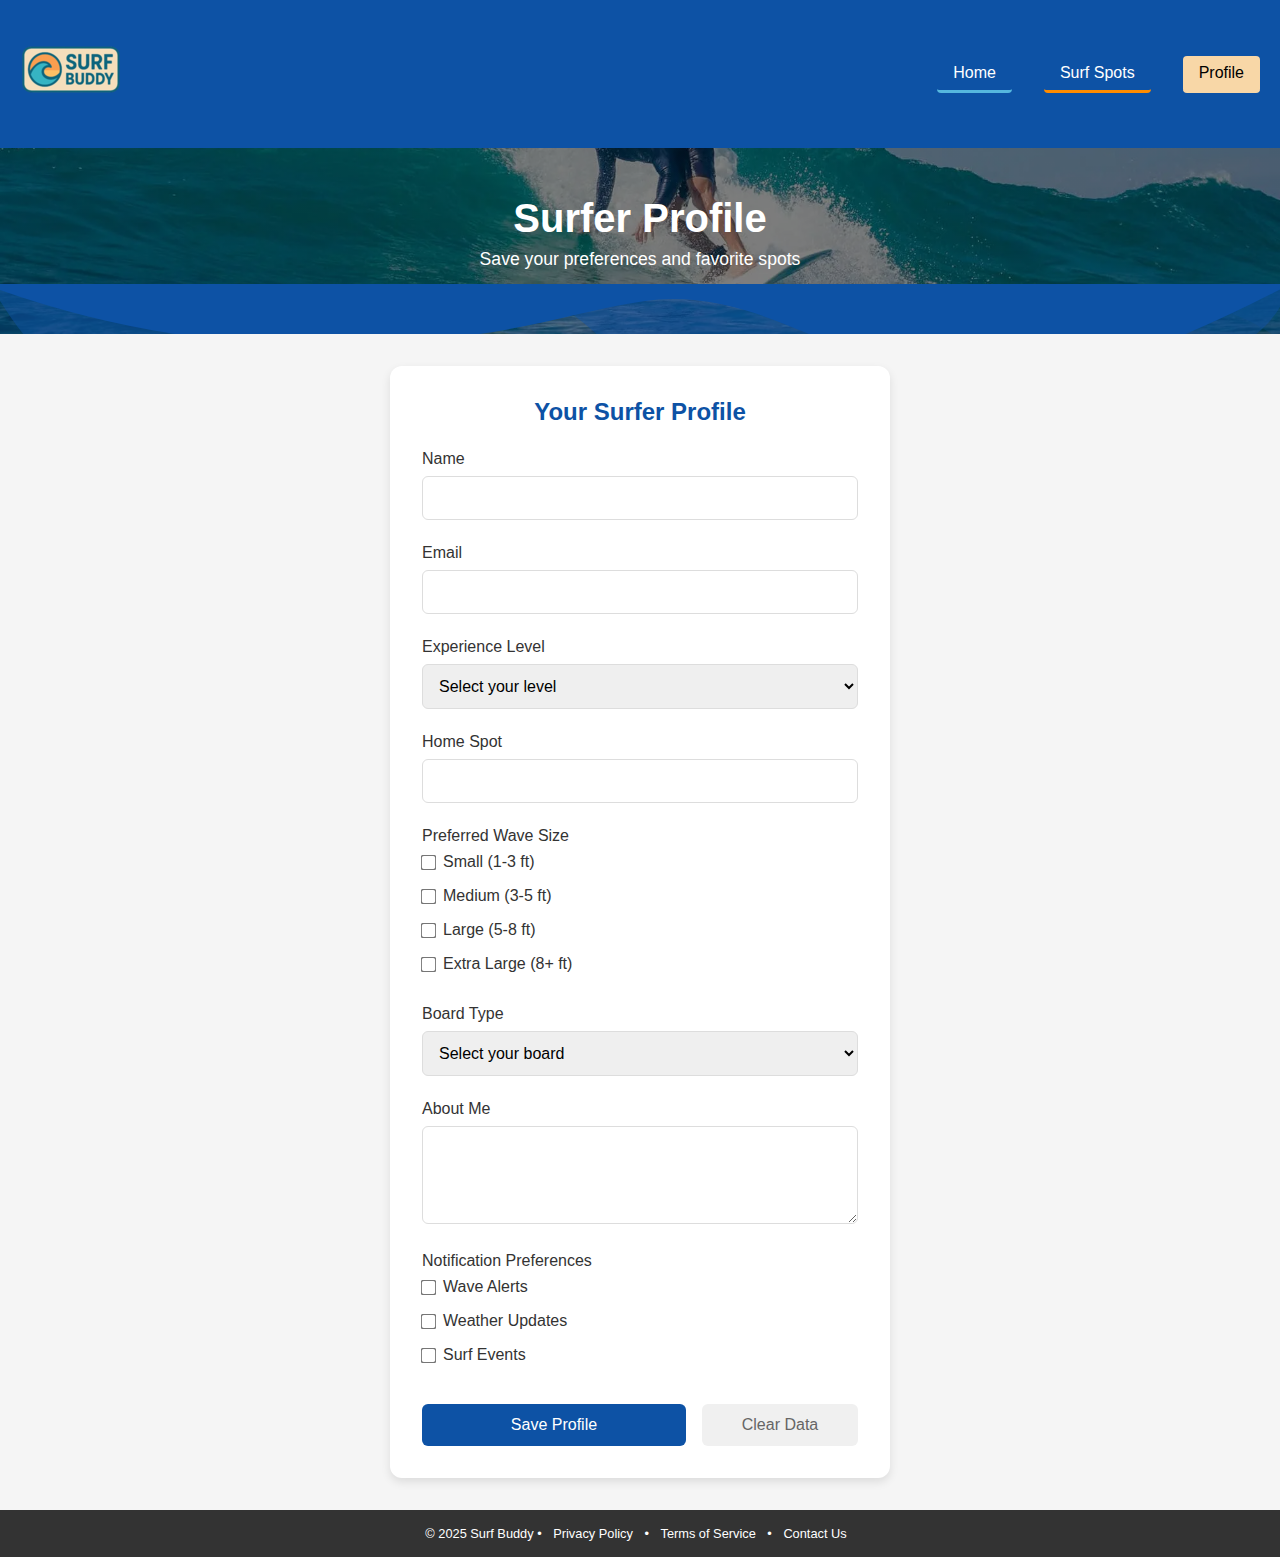
<file: final-project/profile.html>
<!DOCTYPE html>
<html lang="en">
<head>
    <meta charset="UTF-8">
    <meta name="viewport" content="width=device-width, initial-scale=1.0">
    <title>Profile - Surf Buddy</title>
    <link rel="stylesheet" href="styles/index.css">
    <link rel="stylesheet" href="styles/profile.css">
    <script src="scripts/profile.js" type="module"></script>
    <link rel="preconnect" href="https://fonts.googleapis.com">
    <link rel="preconnect" href="https://fonts.gstatic.com" crossorigin>
    <link href="https://fonts.googleapis.com/css2?family=Poppins:wght@300;400;500;600;700&family=Roboto:wght@300;400;500;700&display=swap" rel="stylesheet">
</head>
<body>
    <nav class="navbar">
        <div class="logo"><img src="images/logo_resized.webp" loading="lazy" alt="logo"></div>
        <div class="hamburger-menu">
            <span></span>
            <span></span>
            <span></span>
        </div>
        <div class="nav-links">
            <a href="index.html">Home</a>
            <a href="surf-spots.html">Surf Spots</a>
            <a href="profile.html" class="active">Profile</a>
        </div>
    </nav>
    <main>
        <section class="profile-hero">
            <div class="hero-content">
                <h1>Surfer Profile</h1>
                <p>Save your preferences and favorite spots</p>
            </div>
            <div class="wave"></div>
        </section>

        <section class="profile-form-container">
            <div class="profile-card">
                <h2>Your Surfer Profile</h2>
                <form id="profile-form">
                    <div class="form-group">
                        <label for="name">Name</label>
                        <input type="text" id="name" name="name" required>
                    </div>
                    
                    <div class="form-group">
                        <label for="email">Email</label>
                        <input type="email" id="email" name="email" required>
                    </div>
                    
                    <div class="form-group">
                        <label for="experience">Experience Level</label>
                        <select id="experience" name="experience" required>
                            <option value="">Select your level</option>
                            <option value="beginner">Beginner</option>
                            <option value="intermediate">Intermediate</option>
                            <option value="advanced">Advanced</option>
                            <option value="pro">Professional</option>
                        </select>
                    </div>
                    
                    <div class="form-group">
                        <label for="home-spot">Home Spot</label>
                        <input type="text" id="home-spot" name="home-spot">
                    </div>
                    
                    <div class="form-group">
                        <label>Preferred Wave Size</label>
                        <div class="checkbox-group">
                            <label>
                                <input type="checkbox" id="wave-size-small" name="wave-size" value="small"> Small (1-3 ft)
                            </label>
                            <label>
                                <input type="checkbox" id="wave-size-medium" name="wave-size" value="medium"> Medium (3-5 ft)
                            </label>
                            <label>
                                <input type="checkbox" id="wave-size-large" name="wave-size" value="large"> Large (5-8 ft)
                            </label>
                            <label>
                                <input type="checkbox" id="wave-size-xl" name="wave-size" value="xl"> Extra Large (8+ ft)
                            </label>
                        </div>
                    </div>
                    
                    <div class="form-group">
                        <label for="board-type">Board Type</label>
                        <select id="board-type" name="board-type">
                            <option value="">Select your board</option>
                            <option value="shortboard">Shortboard</option>
                            <option value="longboard">Longboard</option>
                            <option value="fish">Fish</option>
                            <option value="funboard">Funboard</option>
                            <option value="gun">Gun</option>
                        </select>
                    </div>
                    
                    <div class="form-group">
                        <label for="bio">About Me</label>
                        <textarea id="bio" name="bio" rows="4"></textarea>
                    </div>
                    
                    <div class="form-group">
                        <label>Notification Preferences</label>
                        <div class="checkbox-group">
                            <label>
                                <input type="checkbox" id="notification-wave-alerts" name="notifications" value="wave-alerts"> Wave Alerts
                            </label>
                            <label>
                                <input type="checkbox" id="notification-weather-updates" name="notifications" value="weather-updates"> Weather Updates
                            </label>
                            <label>
                                <input type="checkbox" id="notification-events" name="notifications" value="events"> Surf Events
                            </label>
                        </div>
                    </div>
                    
                    <div class="form-buttons">
                        <button type="submit" class="submit-btn">Save Profile</button>
                        <button type="button" id="clear-btn" class="clear-btn">Clear Data</button>
                    </div>
                </form>
                
                <div id="profile-message" class="profile-message"></div>
            </div>
            
            <div class="saved-profile-card" id="saved-profile-card">
                <h2>Saved Profile</h2>
                <div id="profile-display"></div>
            </div>
        </section>
    </main>
    
    <footer>
        <p>© 2025 Surf Buddy • <a href="#">Privacy Policy</a> • <a href="#">Terms of Service</a> • <a href="#">Contact Us</a></p>
    </footer>
</body>
</html>
</file>
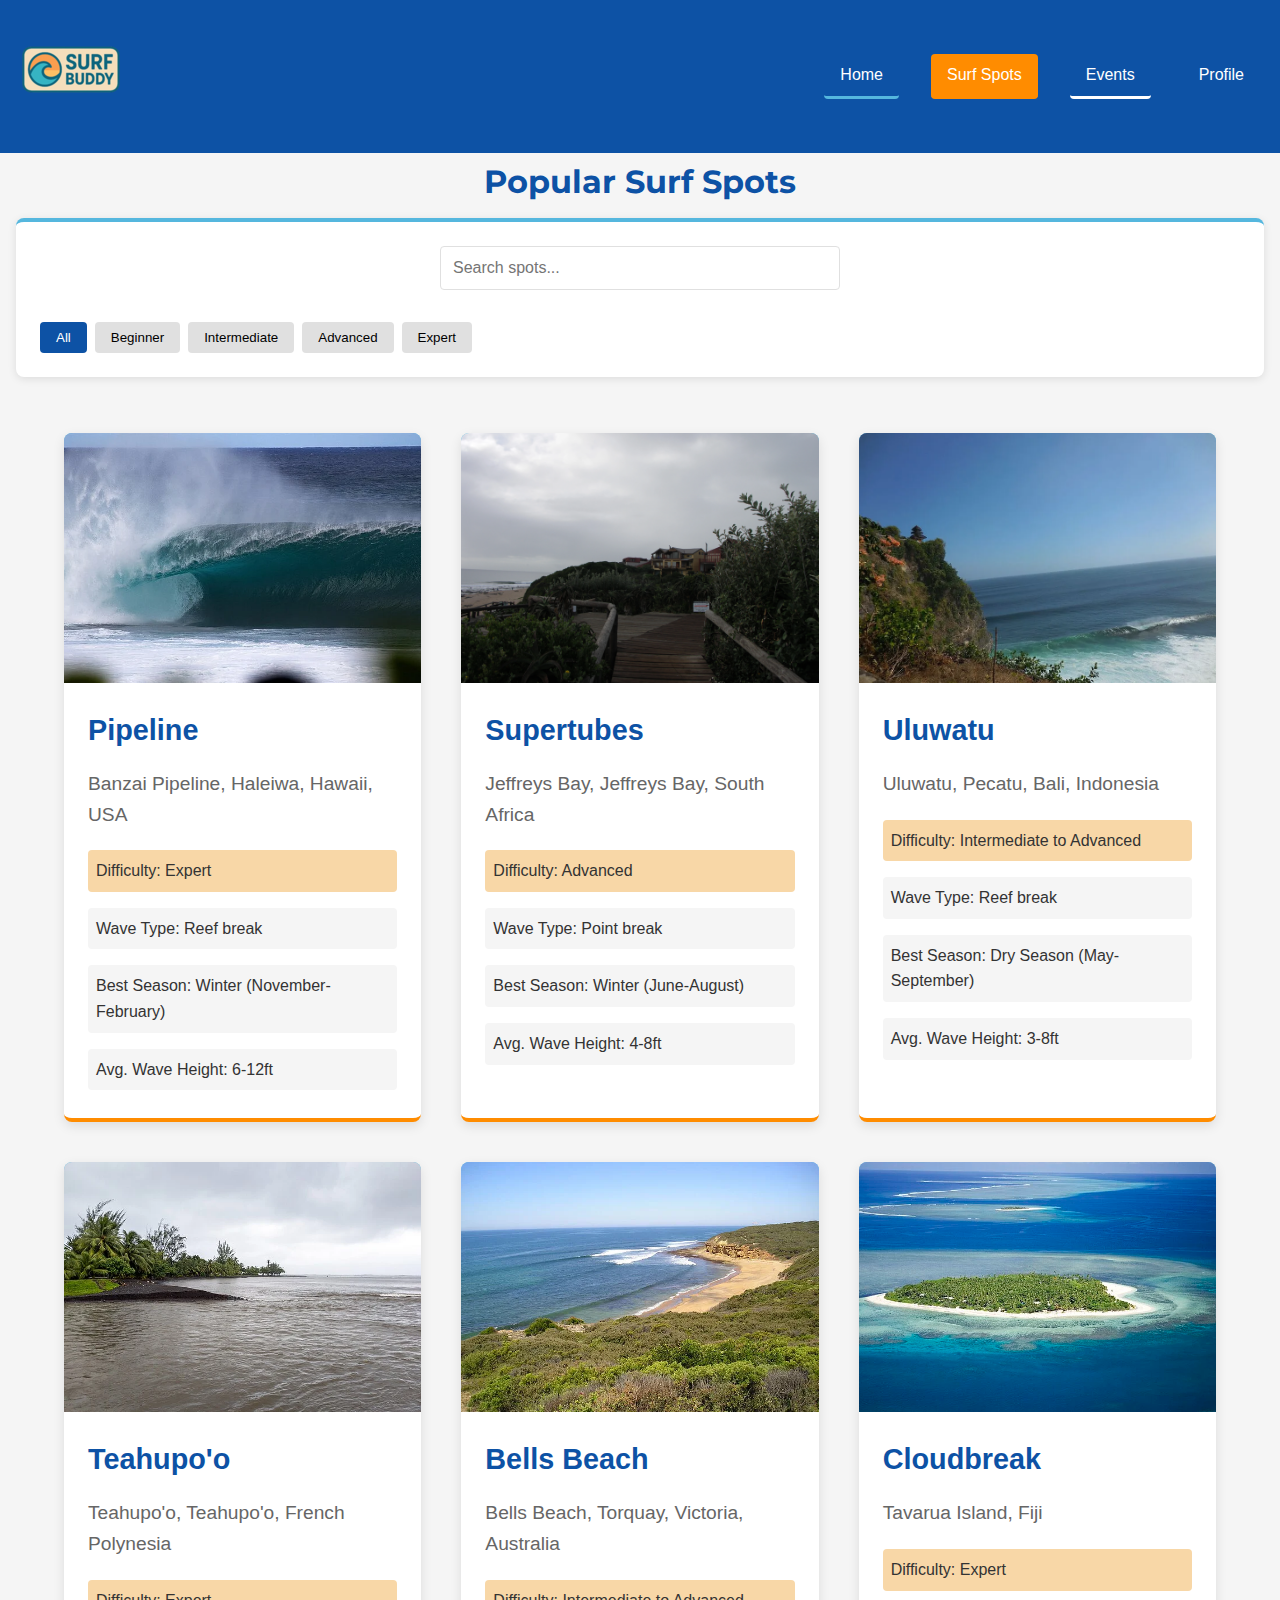
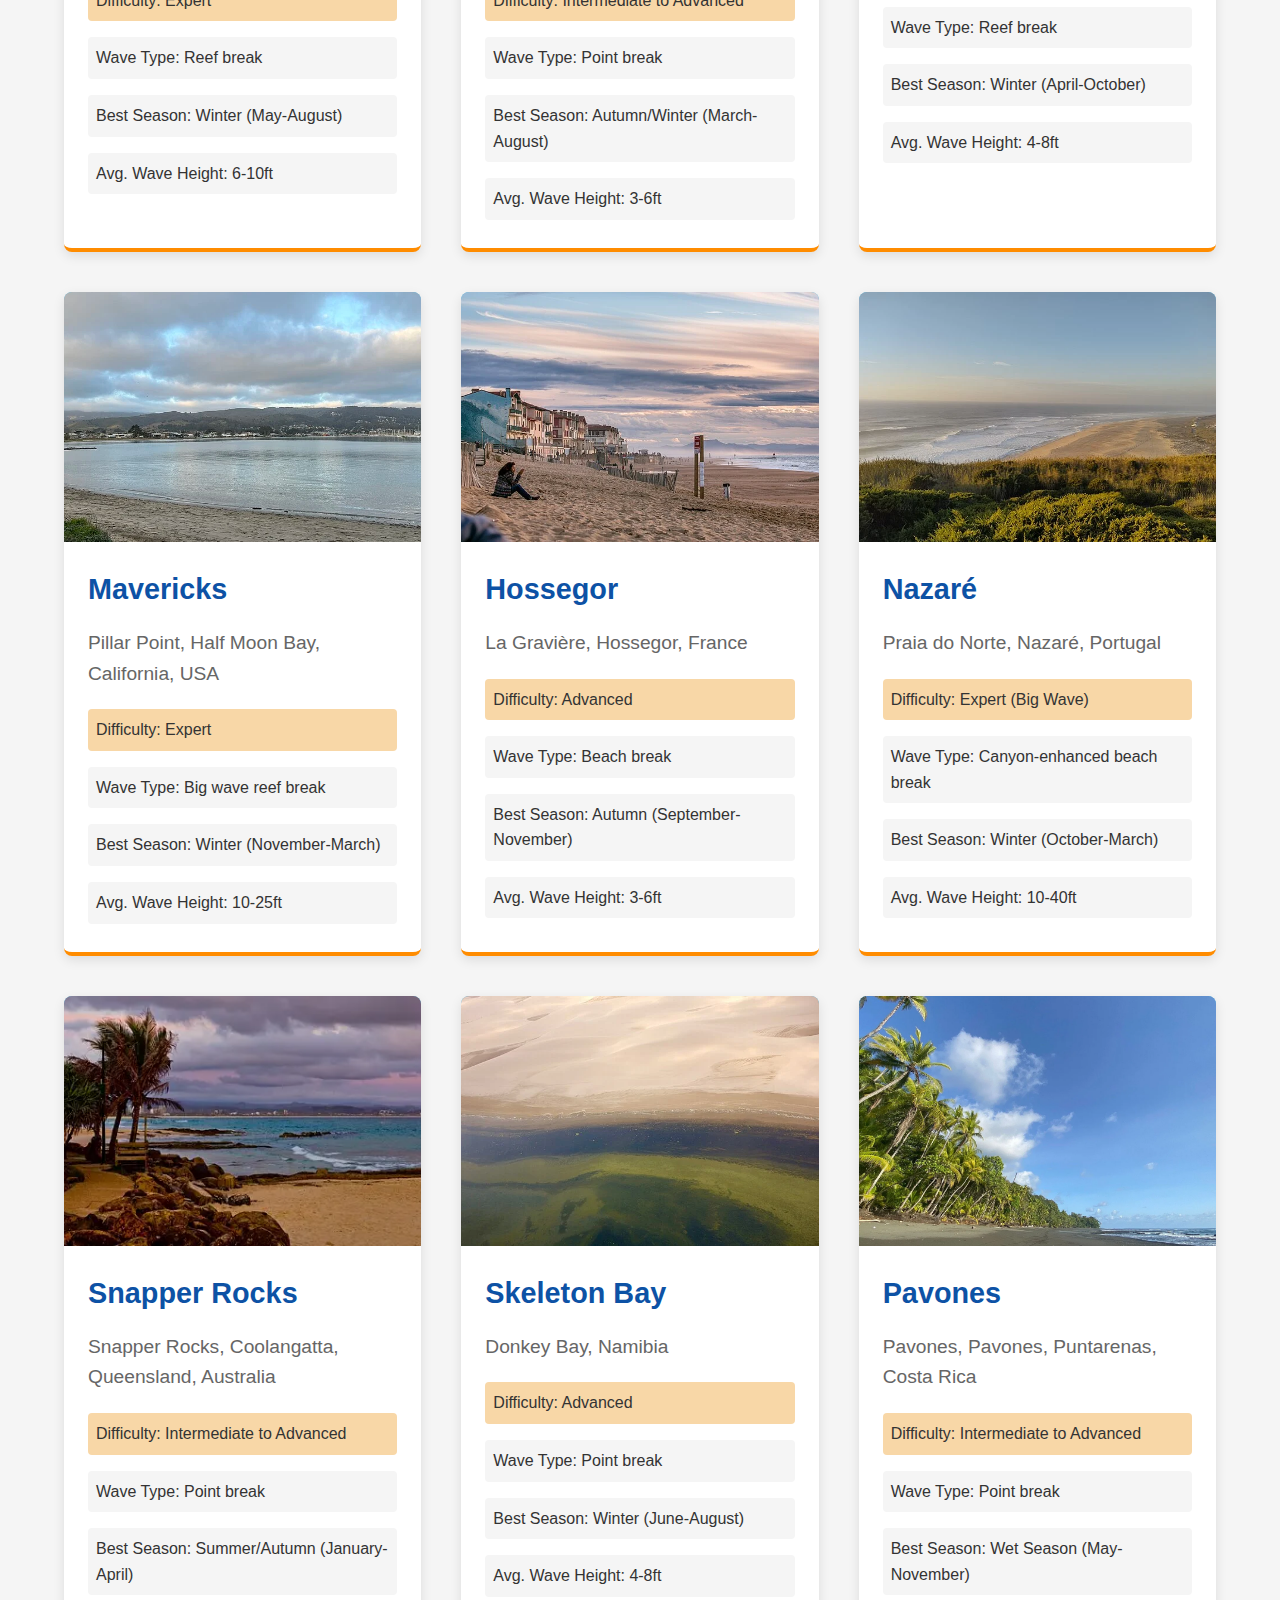
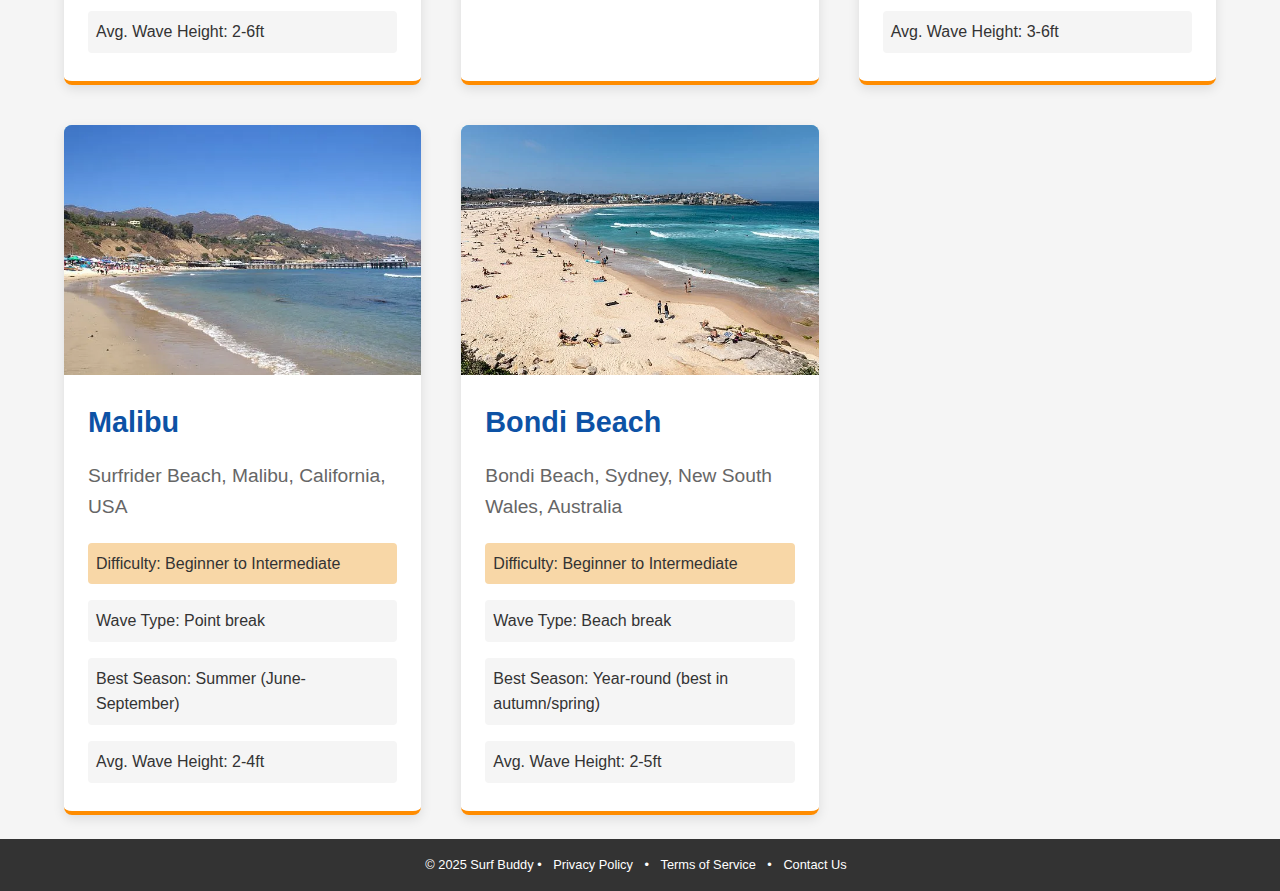
<file: final-project/surf-spots.html>
<!DOCTYPE html>
<html lang="en">
<head>
    <meta charset="UTF-8">
    <meta name="viewport" content="width=device-width, initial-scale=1.0">
    <title>Surf Buddy - Popular Surf Spots</title>
    <link rel="stylesheet" href="styles/normalize.css">
    <link rel="stylesheet" href="styles/index.css">
    <link rel="stylesheet" href="styles/surf-spots.css">
    <link rel="preconnect" href="https://fonts.googleapis.com">
    <link rel="preconnect" href="https://fonts.gstatic.com" crossorigin>
    <link href="https://fonts.googleapis.com/css2?family=Montserrat:wght@400;600;700&family=Roboto:wght@300;400;500&family=Poppins:wght@300;400;500;600;700&display=swap" rel="stylesheet">
    <script src="scripts/surf-spots.js" type="module" defer></script>
</head>
<body>
    <nav class="navbar">
        <div class="logo"><img src="images/logo_resized.webp" loading="lazy" alt="logo"></div>
        <div class="hamburger-menu">
            <span></span>
            <span></span>
            <span></span>
        </div>
        <div class="nav-links">
            <a href="index.html">Home</a>
            <a href="surf-spots.html" class="active">Surf Spots</a>
            <a href="events.html">Events</a>
            <a href="profile.html">Profile</a>
        </div>
    </nav>

    <main>
        <h1>Popular Surf Spots</h1>
        <div class="loading-indicator">Loading surf spots...</div>
        
    </main>

    <footer>
        <p>© 2025 Surf Buddy • <a href="#">Privacy Policy</a> • <a href="#">Terms of Service</a> • <a href="#">Contact Us</a></p>
    </footer>
</body>
</html>
</file>
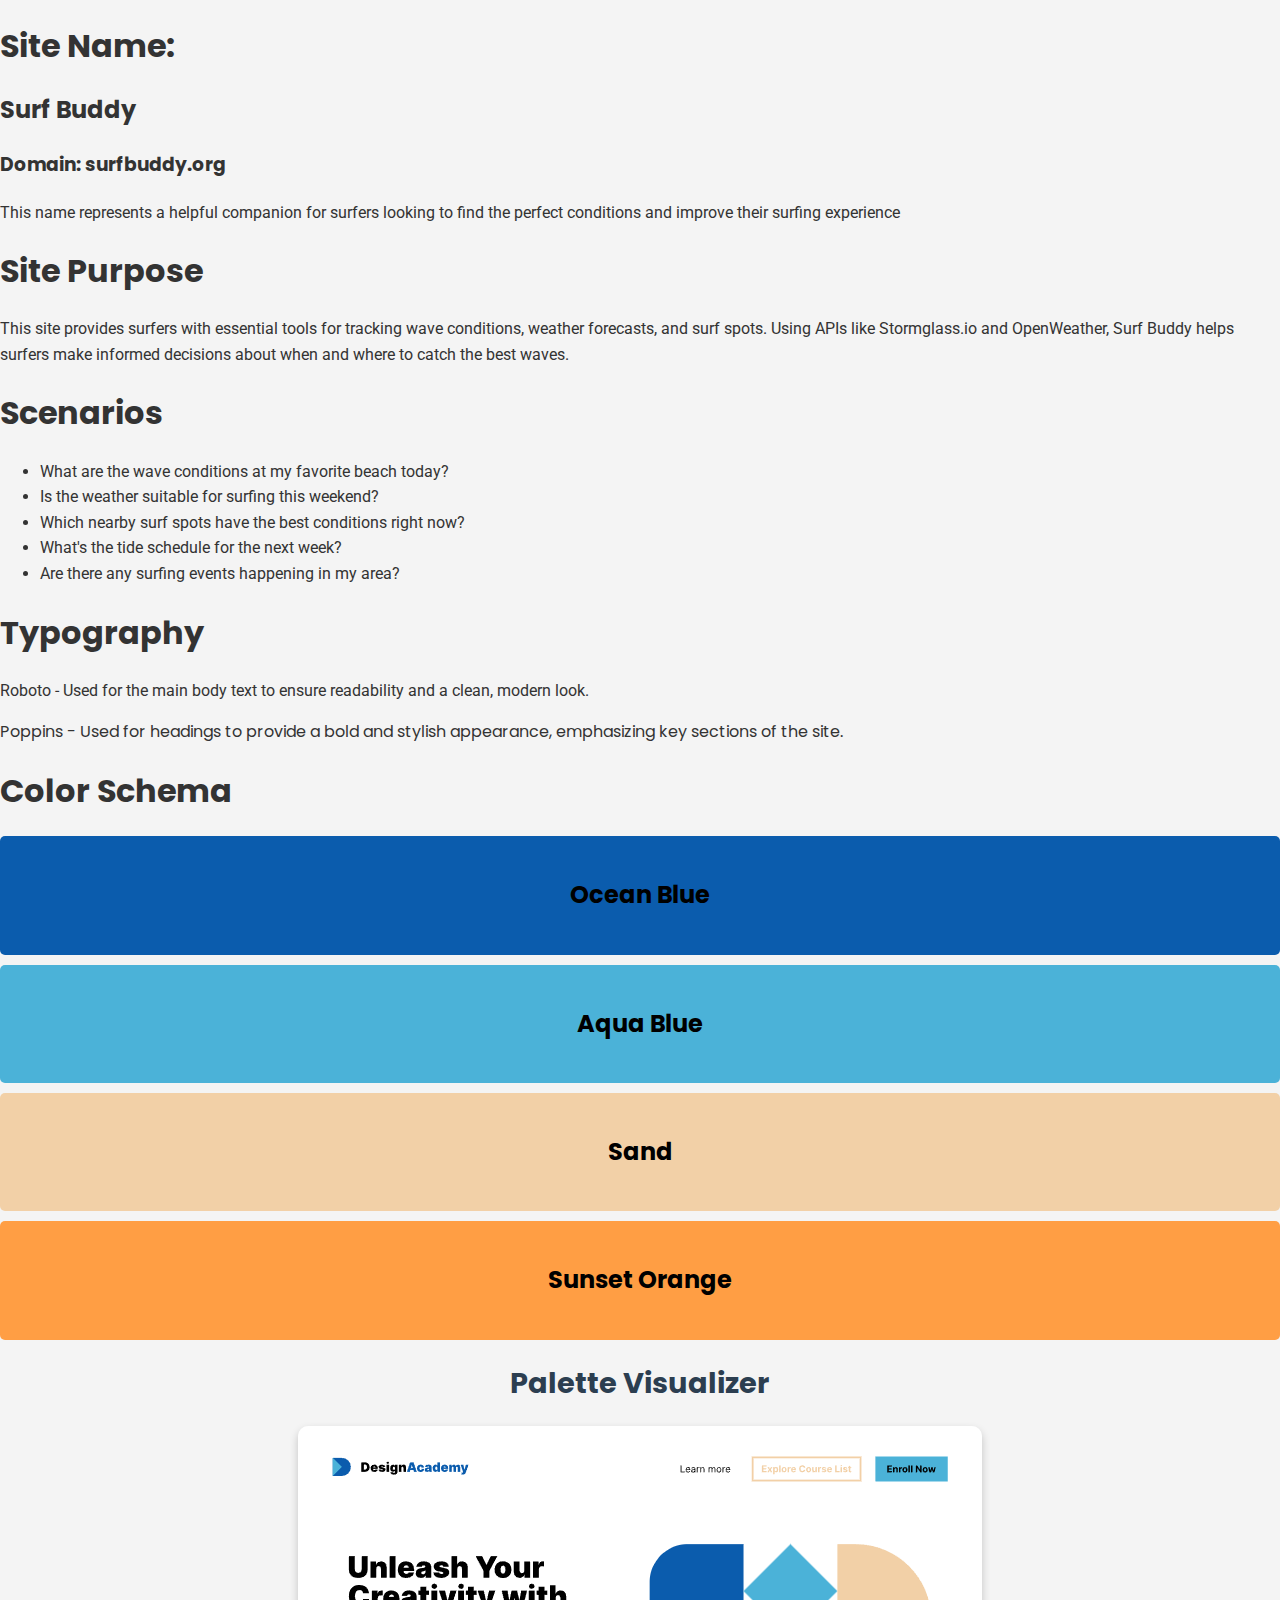
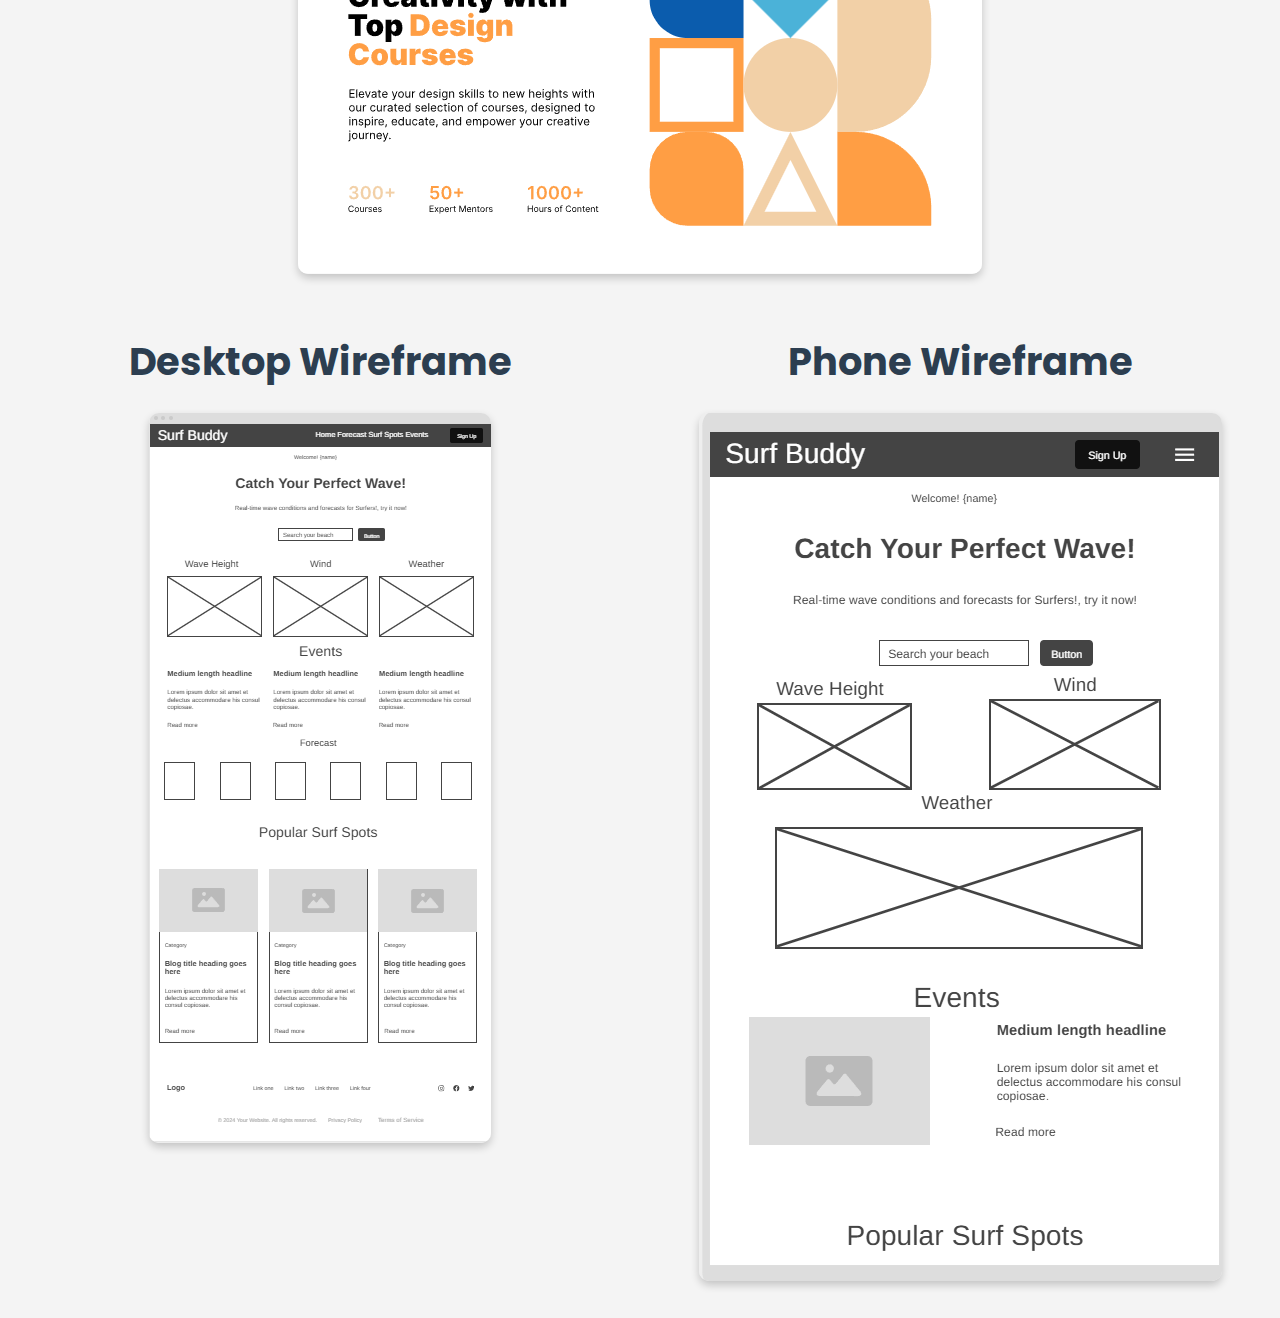
<file: project/siteplan.html>
<!DOCTYPE html>
<html lang="en">

<head>
    <meta charset="UTF-8">
    <meta name="viewport" content="width=device-width, initial-scale=1.0">
    <link rel="stylesheet" href="styles/siteplan.css">
    <link rel="preconnect" href="https://fonts.googleapis.com">
    <link rel="preconnect" href="https://fonts.gstatic.com" crossorigin>
    <link
        href="https://fonts.googleapis.com/css2?family=Poppins:ital,wght@0,100;0,200;0,300;0,400;0,500;0,600;0,700;0,800;0,900;1,100;1,200;1,300;1,400;1,500;1,600;1,700;1,800;1,900&family=Roboto:ital,wght@0,100..900;1,100..900&display=swap"
        rel="stylesheet">
    <title>Surf Buddy - Catch Your Perfect Wave</title>
</head>

<body>
    <h1>Site Name:</h1>
    <h2>Surf Buddy</h2>
    <h3>Domain: surfbuddy.org</h3>
    <p>This name represents a helpful companion for surfers looking to find the perfect conditions and improve their surfing experience</p>
    <h1>Site Purpose</h1>
    <p>This site provides surfers with essential tools for tracking wave conditions, weather forecasts, and surf spots. Using APIs like Stormglass.io and OpenWeather, Surf Buddy helps surfers make informed decisions about when and where to catch the best waves.</p>
    <h1>Scenarios</h1>
    <ul>
        <li>What are the wave conditions at my favorite beach today?</li>
        <li>Is the weather suitable for surfing this weekend?</li>
        <li>Which nearby surf spots have the best conditions right now?</li>
        <li>What's the tide schedule for the next week?</li>
        <li>Are there any surfing events happening in my area?</li>
    </ul>
    <h1>Typography</h1>
    <p>Roboto - Used for the main body text to ensure readability and a clean, modern look.</p>
    <p class="font-2">Poppins - Used for headings to provide a bold and stylish appearance, emphasizing key sections of the site.</p>

    <h1>Color Schema</h1>
    <div class="color-1">
        <h2>Ocean Blue</h2>
    </div>
    <div class="color-2">
        <h2>Aqua Blue</h2>
    </div>
    <div class="color-3">
        <h2>Sand</h2>
    </div>
    <div class="color-4">
        <h2>Sunset Orange</h2>
    </div>

    <picture>
        <figcaption>
            <h2>Palette Visualizer</h2>
        </figcaption>
        <img src="images/pallete.png" alt="Palette Visualizer" loading="lazy"/>
    </picture>

    <div class="wireframes">
        <picture>
            <figcaption>
                <h1>Desktop Wireframe</h1>
            </figcaption>
            <img src="images/wireframes/desktop-wire.png" alt="wireframe-desktop" loading="lazy"/>
        </picture>
        <picture>
            <figcaption>
                <h1>Phone Wireframe</h1>
            </figcaption>
            <img src="images/wireframes/mobile-wire.png" alt="wireframe-phone" loading="lazy"/>
        </picture>
        
    </div>

</body>

</html>
</file>
<file: styles/base.css>
* {
    margin: 0;
    padding: 0;
    box-sizing: border-box;
    font-family: Arial, sans-serif;
}


body {
    background-color: #f5f5f5;
    padding: 20px;
}

header {
    background-color: #1b4965;
    color: white;
    text-align: center;
    padding: 20px;
    border-radius:25px;
}

.profile {
    display: flex;
    align-items: center;
    justify-content: center;
    gap: 15px;
}

.profile img {
    margin-bottom:10px;
    border-radius: 50%;
    object-fit: cover;
}

.profile h1 {
    font-size: 24px;
    margin: 0;
}

nav {
    background-color: black;
    padding: 10px 0;
    border-radius:25px;
}

nav ul {
    list-style: none;
    display: flex;
    justify-content: center;
    padding: 0;
    margin: 0;
}

nav ul li {
    margin: 0 15px;
}

nav ul li a {
    text-decoration: none;
    color: white;
    font-size: 16px;
    padding: 5px 10px;
}

nav ul li a.active {
    color: yellow;
}

.home-header {
    color: #000000;
    margin-bottom: 15px;
    font-size: 24px;
}

.container {
    display: grid;
    grid-template-columns: 1fr 1fr;
    grid-template-rows: auto auto;
    gap: 15px;
    max-width: 1200px;
    margin: 0 auto;
}

.box {
    background-color: white;
    border-radius: 5px;
    overflow: hidden;
    box-shadow: 0 2px 5px rgba(0,0,0,0.1);
}

.box-header {
    background-color: #1b4965;
    color: white;
    padding: 10px 15px;
    font-weight: bold;
    text-align: center;
}
</file>
<file: chamber/styles/home.css>
/* CSS Variables */
:root {
    --primary-color: #000;   
    --secondary-color: #B0B4BF;  
    --background-color: #F5F5F5; 
    --text-color: #000;       
    --accent-color: #D4AF37;     
}

h2 {
    font-size: 2.5rem;
    margin-bottom: 1rem;
    text-align: left;
}

.hero-container {
    position: relative;
    height: 700px; 
    background-image: url('../images/Market-Timbuktu-Mali_7_76.webp'); 
    background-size: cover;
    background-position: center;
    margin-bottom: 20px;
    display: flex;
    align-items: center;
    justify-content: center;
    overflow: hidden;
}

.hero-container::before {
    content: "";
    position: absolute;
    top: 0;
    left: 0;
    width: 100%;
    height: 100%;
    background: rgba(0,0,0,0.2);
}

.ticket-button {
    position: absolute;
    bottom: 20px;
    right: 20px;
    background-color: var(--secondary-color);
    padding: 8px 16px;
    border-radius: 5px;
    box-shadow: 0 2px 5px rgba(0,0,0,0.2);
    color: var(--text-color);
    font-weight: bold;
    z-index: 10;
}

.info-grid {
    display: grid;
    grid-template-columns: 1fr 1fr 1fr;
    gap: 20px;
    margin-bottom: 30px;
    grid-auto-rows: 1fr;
}

.info-grid > div {
    display: flex;
    flex-direction: column;
    height: 100%;
}

.section-header {
    background-color: #333;
    color: white;
    padding: 10px;
    font-weight: normal;
    border-radius: 4px;
}

.section-content {
    padding: 15px;
    background-color: var(--secondary-color);
    border-radius: 5px;
    flex: 1;
    display: flex;
    flex-direction: column;
}

.events, .current-weather, .weather-forecast {
    background-color: var(--secondary-color);
    border-radius: 5px;
    overflow: hidden;
    display: flex;
    flex-direction: column;
    height: 100%;
}

.events {
    margin-left: 5px;
}

.event {
    background-color: #dde1ee;
    border-left: 4px solid var(--primary-color);
    border-radius: 4px;
    padding: 1.25rem;
    margin-bottom: 1.5rem;
    box-shadow: 0 2px 8px rgba(0, 0, 0, 0.08);
    transition: transform 0.2s ease, box-shadow 0.2s ease;
}

.event:hover {
    transform: translateY(-5px);
    box-shadow: 0 5px 15px rgba(0, 0, 0, 0.1);
}

.event p {
    margin: 0.6rem 0;
    color: var(--primary-color);;
    line-height: 1.5;
}

.event p:nth-child(2) {
    font-style: italic;
    border-bottom: 1px dashed #ddd;
    padding-bottom: 0.7rem;
}

.event p:nth-child(3), .event p:nth-child(4) {
    font-weight: 600;
    font-size: 0.95rem;
}

.weather-info {
    display: flex;
    flex-direction: column;
    align-items: center;
    background-color: #dde1ee;
    border-radius: 8px;
    padding: 1.25rem;
    box-shadow: 0 2px 8px rgba(0, 0, 0, 0.08);
    transition: transform 0.2s ease, box-shadow 0.2s ease;
    margin-bottom: 1rem;
    border-left: 4px solid var(--primary-color);
}

.weather-info:hover {
    transform: translateY(-5px);
    box-shadow: 0 5px 15px rgba(0, 0, 0, 0.1);
}

.weather-icon {
    flex: 0 0 auto;
    text-align: center;
    padding-bottom: 1rem;
    width: 100%;
}

.weather-icon img {
    height: auto;
    display: block;
    margin: 0 auto;
}

.weather-data {
    flex: 0 0 auto;
    width: 100%;
    padding-top: 1rem;
    border-top: 1px dashed #ccc;
    border-left: none;
    text-align: center;
}

.weather-data .temp {
    font-size: 2rem;
    font-weight: 700;
    margin: 0;
    color: var(--primary-color);
    line-height: 1;
}

.weather-data .description {
    text-transform: capitalize;
    font-style: italic;
    color: var(--primary-color);;
    margin: 0.4rem 0 1rem 0;
    font-size: 1rem;
    border-bottom: 1px dashed #ddd;
    padding-bottom: 0.7rem;
}

.weather-data p {
    margin: 0.6rem 0;
    color: var(--primary-color);;
    line-height: 1.5;
    font-weight: 600;
    font-size: 0.95rem;
}

.weather-details {
    text-align: left;
    width: 100%;
    padding-top: 1rem;
    border-top: 1px dashed #ccc;
}

.weather-details p {
    margin: 0.4rem 0;
    color: var(--primary-color);;
    line-height: 1.5;
    font-weight: 600;
    font-size: 0.95rem;
}

.weather-forecast {
    background-color: var(--secondary-color);
    border-radius: 5px;
    box-shadow: 0 2px 8px rgba(0, 0, 0, 0.08);
    margin-bottom: 1rem;
}

.weather-forecast:hover {
    box-shadow: 0 5px 15px rgba(0, 0, 0, 0.1);
}

.forecast-item {
    background-color: #dde1ee;
    border-left: 4px solid var(--primary-color);
    border-radius: 4px;
    padding: 1.25rem;
    margin-bottom: 1.5rem;
    box-shadow: 0 2px 8px rgba(0, 0, 0, 0.08);
    transition: transform 0.2s ease, box-shadow 0.2s ease;
}

.forecast-item:hover {
    transform: translateY(-5px);
    box-shadow: 0 5px 15px rgba(0, 0, 0, 0.1);
}

.forecast-item .weather-icon {
    flex: 0 0 auto;
    text-align: center;
    width: 50px;
    height: 50px;
    margin-right: 1rem;
}

.forecast-item .weather-icon img {
    max-width: 100%;
    height: auto;
}

.forecast-item p {
    margin: 0.6rem 0;
    color: var(--primary-color);
    line-height: 1.5;
    font-weight: 600;
    font-size: 0.95rem;
}

.forecast-item p:first-child {
    font-size: 1rem;
    font-weight: bold;
    margin-bottom: 0.5rem;
}

#memberCards {
    display: flex;
    flex-direction: row;
    justify-content: space-around;
    background-color: var(--background-color);
    padding: 20px;
    border-radius: 10px;
}

.member-card {
    background-color: var(--secondary-color);
    border-radius: 10px;
    box-shadow: 0 2px 5px rgba(0, 0, 0, 0.1);
    padding: 20px;
    width: 30%;
}

.member-card h3 {
    margin: 0;
    font-size: 1.5rem;
    color: var(--primary-color);
}

.member-card h4 {
    margin: 0;
    font-size: 1.2rem;
    color: #000;
    border-bottom: 1px dashed #ccc;
    padding-bottom: 0.5rem;
    margin-bottom: 1rem;
}

.member-card img {
    width: 100px;
    height: 100px;
    border-radius: 4px;
    margin: 10px 0;
}

.member-card p {
    margin: 5px 0;
    color: var(--text-color);
}

.member-card a {
    color: #000;
    text-decoration: none;
    font-weight: bold;
}

.member-information {
    background-color:#dde1ee;
    display: flex;
    flex-direction: row;
    align-items: center;
    gap: 1rem;
    margin-top: 1rem;
    padding: 1rem;
    border-radius: 5px;
    box-shadow: 0 2px 5px rgba(0, 0, 0, 0.1);
    border-left: 4px solid var(--primary-color);
    transition: transform 0.2s ease, box-shadow 0.2s ease;
}

.member-information:hover {
    transform: translateY(-5px);
    box-shadow: 0 5px 15px rgba(0, 0, 0, 0.1);
}

.member-information div p span {
    font-weight: bold;
}

@media screen and (max-width: 767px) {
    h2 {
        font-size: 1.8rem;
        text-align: center;
    }
    
    .hero-container {
        height: 400px;
    }
    
    .ticket-button {
        bottom: 10px;
        right: 10px;
        padding: 6px 12px;
        font-size: 0.9rem;
    }
    
    .info-grid {
        grid-template-columns: 1fr;
        gap: 15px;
    }
    
    .events {
        margin-left: 0;
    }
    
    .event {
        padding: 1rem;
        margin-bottom: 1rem;
    }
    
    .weather-info {
        padding: 1rem;
    }
    
    .weather-data .temp {
        font-size: 1.7rem;
    }
    
    .forecast-item {
        padding: 1rem;
        margin-bottom: 1rem;
    }
    
    #memberCards {
        flex-direction: column;
        padding: 15px;
    }
    
    .member-card {
        width: 100%;
        margin-bottom: 20px;
    }
    
    .member-information {
        flex-direction: column;
        align-items: flex-start;
        padding: 0.8rem;
    }
    
    .member-information div {
        width: 100%;
    }
}
</file>
<file: week01/styles/base.css>
* {
    margin: 0;
    padding: 0;
    box-sizing: border-box;
    font-family: "Roboto", sans-serif;
}




html, body {
    background-color: #f5f5f5;
    height: 100%;
    display:flex;
    flex-direction:column;
    
}

header {
    background-color: #333;
    color: white;
    text-align: center;
    padding: 20px;
}

.profile {
    display: flex;
    align-items: center;
    justify-content: center;
    gap: 15px;
}

.profile img {
    margin-bottom:10px;
    border-radius: 50%;
    object-fit: cover;
    border-style:solid;
}

.profile h1 {
    font-size: 24px;
    margin: 0;
    font-family:"Poppins", sans-serif;
}

nav {
    background-color: #D2D2D2;
    padding: 10px 0;
    border-radius:25px;
}

nav ul {
    list-style: none;
    display: flex;
    justify-content: center;
    padding: 0;
    margin: 0;
}

nav ul li {
    margin: 0 15px;
}

nav ul li a {
    text-decoration: none;
    color: black;
    font-size: 16px;
    padding: 5px 10px;
}

nav ul li a:hover {
    color:#003571;
    font-style:italic;
}

.hamburger {
    display:none;
    background: none;
    border: none;
    color: white;
    font-size: 24px;
    cursor: pointer;
}


.home-header {
    color: #000000;
    margin: 20px;
    font-size: 24px;
    text-align:center;
    background-color:#D2D2D2;
    padding:10px;
    border-radius:10px;
}

.container {
    display: grid;
    grid-template-columns: 1fr 1fr;
    grid-template-rows: auto auto;
    gap: 15px;
    max-width: 1200px;
    margin: 0 auto;
}

.box {
    background-color: #D2D2D2;
    border-radius: 5px;
    overflow: hidden;
    box-shadow: 0 2px 5px rgba(0,0,0,0.1);
}

.box-content {
    padding: 35px;
}

.brazil-content {
    text-align:center;
}

figcaption {
    font-weight:bold;
}


.box-header {
    background-color: #333;
    color: white;
    padding: 10px 15px;
    font-weight: bold;
    text-align: center;
}

.certificate {
    grid-column: 1 / span 2;
}


footer {
    background-color:#333;
    text-align:center;
    padding:10px;
    color:white;
    font-weight:bold;
    margin-top: auto;
    
}

.nav-buttons {
    display: flex;
    justify-content: center;
    margin-bottom: 15px;
    gap: 10px;
}

.nav-button {
    background-color: black;
    color: white;
    border: none;
    padding: 8px 20px;
    cursor: pointer;
    border-radius: 3px;
}

.nav-button.active {
    background-color: #333;
    font-weight: bold;
}

.course-grid {
    display: grid;
    grid-template-columns: repeat(3, 1fr);
    grid-template-rows: auto;
    gap: 10px;
}

.course-box {
    background-color: #333;
    color: white;
    padding: 15px;
    text-align: center;
    border-radius: 3px;
    cursor: pointer;
    transition: transform 0.2s, box-shadow 0.2s;
}

.course-box.not-completed {
    background-color: white;
    color: #333;
    border-style:solid;
}

.course-box:hover {
    transform: translateY(-3px);
    box-shadow: 0 4px 8px rgba(0,0,0,0.2);
}

dialog {
    border: 1px solid rgb(0 0 0 / 0.1);
    border-radius : .25rem;
    padding: 1rem;
    background-color: #fff;
    box-shadow: 0 0 3rem #777;
    width: 90%;
    max-width:600px;
    position: fixed;
    top: 50%;
    left: 50%;
    transform: translate(-50%, -50%);
}

::backdrop {
    background-color: rgb(0 0 0 / 0.5);
}

dialog button {
    position: absolute;
    top: 23px;
    right: 23px;
    padding: .5rem 1rem;
    border: 1px solid rgb(0 0 0 / 0.1);
}

@media screen and (max-width: 767px) {
    .container {
        display:flex;
        flex-direction: column;
    }
    .nav-box {
        display:flex;
        align-items:center;
        justify-content: center;
        flex-direction: column;
    }
    body {
        padding: 0;
    }
    
    header {
        border-radius: 0;
    }

    .hamburger {
        display:flex;
        font-size:3.0rem;
    }
    nav {
        display:none;
        border-bottom:none;
        border-radius:0;
        background-color: #333;
    }
    nav.active {
        display: block; 
    }
    nav ul {
        display: flex;
        flex-direction:column;
        gap:30px;
    }

    nav li {
        margin-right: 0;
        margin-bottom: 30px;
        
    }

    nav ul li a {
        color:white;
    }

    nav ul li a:hover {
        color:#6299d8;
    }
   

}
</file>
<file: chamber/styles/directory.css>
.first-object {
    text-align:center;
    align-items:center;
}
</file>
<file: chamber/styles/discover.css>
h1 {
    text-align: center;
}

h2 {
    color: white;
    background-color: #333;
    border-radius:4px;
    margin:5px;
    padding:10px;
}

.template_grid {
    display: grid;
    gap: 1rem;
    margin: 1rem;
}


.area-card {
    background-color: var(--secondary-color);
    border-radius: 8px;
    padding: 1rem;
    box-shadow: 0 2px 5px rgba(0, 0, 0, 0.1);
    position: relative;
    padding-bottom: 4rem;
    border-left: 4px solid var(--primary-color);
}

.area-card p {
    text-align:center;
    font-size: 1.1rem;
}

.area-card figure {
    margin: 0;
}

.area-card img {
    display: block;
    margin: 0 auto;
    border-radius: 4px;
    width:80%;
    height:auto;
}

.area-card figcaption {
    text-align: center;
    font-style: italic;
    margin-top: 0.5rem;
    font-weight:bold;
}

.area-card a {
    position: absolute;
    bottom: 1rem;
    left: 1rem;
    text-decoration: none;
    background-color: var(--primary-color);
    color: white;
    padding: 0.5rem 1rem;
    border-radius: 4px;
    margin-top: 0;
}

@media screen and (min-width: 320px) and (max-width: 640px) {
    .template_grid {
        grid-template-columns: 1fr;
        grid-template-areas: 
            "card1"
            "card2"
            "card3"
            "card4"
            "card5"
            "card6"
            "card7"
            "card8";
    }

    .area-card:nth-child(1) { grid-area: card1; }
    .area-card:nth-child(2) { grid-area: card2; }
    .area-card:nth-child(3) { grid-area: card3; }
    .area-card:nth-child(4) { grid-area: card4; }
    .area-card:nth-child(5) { grid-area: card5; }
    .area-card:nth-child(6) { grid-area: card6; }
    .area-card:nth-child(7) { grid-area: card7; }
    .area-card:nth-child(8) { grid-area: card8; }
}

@media screen and (min-width: 641px) and (max-width: 1024px) {
    .template_grid {
        grid-template-columns: 1fr 1fr;
        grid-template-areas: 
            "card1 card2"
            "card3 card4"
            "card5 card6"
            "card7 card8";
    }

    .area-card:nth-child(1) { grid-area: card1; }
    .area-card:nth-child(2) { grid-area: card2; }
    .area-card:nth-child(3) { grid-area: card3; }
    .area-card:nth-child(4) { grid-area: card4; }
    .area-card:nth-child(5) { grid-area: card5; }
    .area-card:nth-child(6) { grid-area: card6; }
    .area-card:nth-child(7) { grid-area: card7; }
    .area-card:nth-child(8) { grid-area: card8; }
}

@media screen and (min-width: 1025px) {
    .template_grid {
        grid-template-columns: 1fr 1fr 1fr;
        grid-template-areas: 
            "card1 card2 card3"
            "card4 card5 card6"
            "card7 card8 card8";
    }

    .area-card:nth-child(1) { grid-area: card1; }
    .area-card:nth-child(2) { grid-area: card2; }
    .area-card:nth-child(3) { grid-area: card3; }
    .area-card:nth-child(4) { grid-area: card4; }
    .area-card:nth-child(5) { grid-area: card5; }
    .area-card:nth-child(6) { grid-area: card6; }
    .area-card:nth-child(7) { grid-area: card7; }
    .area-card:nth-child(8) { grid-area: card8; }
}
</file>
<file: chamber/styles/join.css>
main {
    max-width: 800px;
    margin: 0 auto;
    padding: 2rem;
}

form {
    background-color: var(--secondary-color);
    padding: 2rem;
    border-radius: 8px;
    margin-bottom: 2rem;
}

form label {
    display: block;
    margin-top: 1rem;
    margin-bottom: 0.5rem;
    font-weight: bold;
    color: var(--primary-color);
}

form input,
form textarea {
    width: 100%;
    max-width: 600px;
    padding: 0.8rem;
    margin-bottom: 0.5rem;
    border: 1px solid #ccc;
    border-radius: 4px;
    font-family: inherit;
    font-size: 1rem;
}

form input:focus,
form textarea:focus {
    outline: none;
    border-color: var(--primary-color);
    box-shadow: 0 0 5px rgba(0, 0, 0, 0.5);
}

.hint {
    display: block;
    font-size: 0.85rem;
    color: var(--primary-color);
    margin-bottom: 1rem;
    font-style: italic;
}

fieldset {
    border: 1px solid #ccc;
    border-radius: 4px;
    padding: 1rem;
    margin: 1.5rem 0;
}

legend {
    font-weight: bold;
    padding: 0 0.5rem;
    color: var(--primary-color);
}

.radio-option {
    margin-bottom: 1rem;
    display: flex;
    align-items: center;
    flex-wrap: wrap;
}

.radio-option input[type="radio"] {
    width: auto;
    margin-right: 0.5rem;
}

.radio-option label {
    display: inline;
    margin: 0;
}

.description {
    display: block;
    margin-left: 1.7rem;
    font-size: 0.85rem;
    color: var(--primary-color);
    font-style: italic;
    width: 100%;
}

button[type="submit"] {
    background-color: var(--background-color);
    color: var(--text-color);
    font-weight: bold;
    padding: 1rem 2rem;
    border: none;
    border-radius: 4px;
    cursor: pointer;
    margin-top: 1.5rem;
    transition: transform 0.3s ease, box-shadow 0.3s ease;
    display: block;
    width: 100%;
}

button[type="submit"]:hover {
    background-color: var(--background-color);
    transform: scale(1.02);
    box-shadow: 0 4px 8px rgba(0, 0, 0, 0.2);
}

input:invalid,
textarea:invalid {
    border-color: #e74c3c;
}

input:valid,
textarea:valid {
    border-color: #2ecc71;
}

.main-container {
    display: flex;
    flex-direction: row;
    justify-content: space-between;
    align-items: start;
}

.membership-levels {
    text-align: center;
    margin-top: 2rem;
    margin-left: 2rem;  
}

.membership-levels h2 {
    font-size: 1.5rem;
    color: var(--primary-color);
    margin-bottom: 1rem;
}

.membership-option {
    display: flex;
    flex-direction: column;
    align-items: center;
    margin-bottom: 1rem;
    opacity: 0;
    background-color: #f2f2f5;
    border-radius:8px;
    border-left: 4px solid var(--primary-color);
    animation: fadeSlideIn 0.8s ease forwards;
}

.membership-option:nth-child(1) {
    animation-delay: 0.2s;
}

.membership-option:nth-child(2) {
    animation-delay: 0.8s;
}

.membership-option:nth-child(3) {
    animation-delay: 0.6s;
}

.membership-option:nth-child(4) {
    animation-delay: 0.4s;
}

.membership-button {
    background-color: var(--secondary-color);
    color: var(--text-color);
    font-weight: bold;
    padding: 1rem 2rem;
    border: none;
    border-radius: 8px;
    cursor: pointer;
    margin-bottom: 0.5rem;
    width: 80%;
    max-width: 300px;
    transition: transform 0.3s ease, box-shadow 0.3s ease;
}

.membership-button:hover {
    background-color: var(--secondary-color);
    transform: scale(1.02);
    box-shadow: 0 4px 8px rgba(0, 0, 0, 0.2);
}

.learn-more {
    background-color: var(--background-color);
    color: var(--primary-color);
    font-size: 0.9rem;
    padding: 0.5rem 1rem;
    border: 1px solid var(--primary-color);
    border-radius: 4px;
    cursor: pointer;
    transition: background-color 0.3s ease, color 0.3s ease;
}

.learn-more:hover {
    background-color: var(--primary-color);
    color: var(--background-color);
}

@keyframes fadeSlideIn {
    0% {
        opacity: 0;
        transform: translateY(20px);
    }
    100% {
        opacity: 1;
        transform: translateY(0);
    }
}

.membership-dialog {
    padding: 0;
    border: none;
    border-radius: 8px;
    box-shadow: 0 4px 8px rgba(0, 0, 0, 0.2);
    max-width: 600px;
    width: 80%;
    position: fixed;
    top: 50%;
    left: 50%;
    transform: translate(-50%, -50%);
    z-index: 1000;
}

.membership-dialog::backdrop {
    background-color: rgba(0, 0, 0, 0.7);
}

.dialog-content {
    padding: 2rem;
    position: relative;
}

.membership-dialog h2 {
    color: var(--primary-color);
    margin-top: 0;
    border-bottom: 2px solid var(--primary-color);
    padding-bottom: 0.5rem;
}

.membership-dialog p {
    font-weight: bold;
    font-size: 1.2rem;
    margin-bottom: 1rem;
}

.membership-dialog h3 {
    color: var(--primary-color);
    margin-bottom: 0.5rem;
}

.membership-dialog ul {
    padding-left: 1.5rem;
    margin-bottom: 1.5rem;
}

.membership-dialog ul li {
    margin-bottom: 0.5rem;
}

.close-dialog {
    background-color: var(--background-color);
    color: var(--primary-color);
    font-weight: bold;
    padding: 0.7rem 1.5rem;
    border: 1px solid var(--primary-color);
    border-radius: 4px;
    cursor: pointer;
    transition: background-color 0.3s ease, color 0.3s ease;
    display: block;
    margin-left: auto;
}

.close-dialog:hover {
    background-color: var(--primary-color);
    color: var(--background-color);
}

@media (max-width: 768px) {
    main {
        padding: 1rem;
    }
    
    form {
        padding: 1rem;
    }
    
    fieldset {
        padding: 0.8rem;
    }
    
    .radio-option {
        margin-bottom: 0.8rem;
    }
    
    button[type="submit"] {
        padding: 0.7rem 1.2rem;
    }

    .membership-button {
        padding: 0.8rem 1.5rem;
    }

    .learn-more {
        padding: 0.4rem 0.8rem;
    }

    .main-container {
        flex-direction: column;
    }
    
    .membership-dialog {
        width: 95%;
    }
    
    .dialog-content {
        padding: 1rem;
    }
    
    .membership-dialog h2 {
        font-size: 1.3rem;
    }
    
    .membership-dialog p {
        font-size: 1rem;
    }
}
</file>
<file: chamber/styles/thankyou.css>
main {
    max-width: 800px;
    margin: 0 auto;
    padding: 2rem;
}

.thank-you-container {
    background-color: var(--secondary-color);
    padding: 2rem;
    border-radius: 8px;
    margin: 2rem auto;
    max-width: 800px;
    text-align: center;
}

.thank-you-container h1 {
    color: var(--primary-color);
    margin-bottom: 1.5rem;
}

.thank-you-container p {
    font-size: 1.1rem;
    margin-bottom: 1rem;
    line-height: 1.6;
}

.thank-you-buttons {
    display: flex;
    justify-content: center;
    gap: 1.5rem;
    margin-top: 2rem;
    flex-wrap: wrap;
}

.return-home, .browse-directory, .join-again {
    display: inline-block;
    padding: 1rem 2rem;
    background-color: var(--background-color);
    color: var(--text-color);
    font-weight: bold;
    border-radius: 4px;
    text-decoration: none;
    transition: transform 0.3s ease, box-shadow 0.3s ease;
}

.return-home:hover, .browse-directory:hover, .join-again:hover {
    transform: scale(1.02);
    box-shadow: 0 4px 8px rgba(0, 0, 0, 0.2);
    border-bottom: none;
}

.submitted-info {
    margin: 2rem 0;
    padding: 1.5rem;
    background-color: #f8f9fa;
    border-radius: 8px;
    box-shadow: 0 2px 4px rgba(0, 0, 0, 0.1);
}

.submitted-info h2 {
    color: var(--primary-color);
    margin-bottom: 1rem;
    text-align: center;
}

.info-container {
    display: grid;
    grid-template-columns: 1fr;
    gap: 0.8rem;
    max-width: 600px;
    margin: 0 auto;
}

.info-container p {
    margin: 0;
    padding: 0.5rem;
    border-bottom: 1px solid #ddd;
}

.info-container strong {
    display: inline-block;
    width: 150px;
    color: var(--primary-color);
}

@media (max-width: 768px) {
    main {
        padding: 1rem;
    }
    
    .thank-you-container {
        padding: 1rem;
        margin: 1rem 0.5rem;
    }
    
    .thank-you-container h1 {
        font-size: 1.5rem;
    }
    
    .thank-you-container p {
        font-size: 1rem;
    }
    
    .thank-you-buttons {
        flex-direction: column;
        gap: 1rem;
    }
    
    .return-home, .browse-directory, .join-again {
        padding: 0.8rem 1.5rem;
    }
    
    .info-container strong {
        display: block;
        width: 100%;
        margin-bottom: 0.25rem;
    }
}
</file>
<file: project/styles/siteplan.css>
body {
    font-family: "Roboto", sans-serif;
    margin: 0;
    padding: 0;
    background-color: #f4f4f4;
    color: #333;
    line-height: 1.6;
}

:root {
    --color-1: #0B5CAD;
    --color-2: #4BB2D8;
    --color-3: #F2D0A7;
    --color-4: #FF9E44;  
}

h1, h2, h3 {
    font-family: "Poppins", sans-serif;
    margin: 20px 0;
}

.color-1 {
    background-color: var(--color-1);
    color: black;
}

.color-2 {
    background-color: var(--color-2);
    color: black;
}

.color-3 {
    background-color: var(--color-3);
    color: black;
}

.color-4 {
    background-color: var(--color-4);
    color: black;
}

.color-5 {
    background-color: var(--color-5);
    color: white;
}

.color-1, .color-2, .color-3, .color-4, .color-5 {
    padding: 20px;
    margin: 10px 0;
    border-radius: 5px;
    text-align: center;
}

picture {
    display: block;
    margin: 20px 0;
    text-align: center;
}

picture img {
    max-width: 100%;
    height: auto;
    border-radius: 10px;
    box-shadow: 0 4px 8px rgba(0, 0, 0, 0.2);
}

figcaption {
    font-size: 1.2em;
    margin: 10px 0;
    color: #2C3E50;
}

.font-1 {
    font-family: "Roboto", sans-serif;
}

.font-2 {
    font-family: "Poppins", sans-serif;
}

.wireframes {
    display: flex;
    flex-wrap: wrap;
    justify-content: space-around;
    margin: 20px 0;
}

.wireframes picture {
    flex: 1 1 45%;
    margin: 10px;
}
</file>
<file: final-project/styles/index.css>
@import url('normalize.css');

/* Navigation link styling */
.navbar .nav-links a {
  position: relative;
  color: var(--white);
  text-decoration: none;
  padding: 0.5rem 1rem;
  margin: 0 0.25rem;
  border-radius: 4px;
  transition: all 0.3s ease;
  font-weight: 500;
}

.navbar .nav-links a:hover {
  background-color: rgba(255, 255, 255, 0.2);
}

.navbar .nav-links a.active {
  background-color: var(--aqua-blue);
  color: var(--white);
}

.navbar .nav-links a[href="index.html"] {
  border-bottom: 3px solid var(--aqua-blue);
}

.navbar .nav-links a[href="surf-spots.html"] {
  border-bottom: 3px solid var(--sunset-orange);
}

.navbar .nav-links a[href*="events"] {
  border-bottom: 3px solid var(--sand);
}

.navbar .nav-links a:hover {
  border-bottom-width: 4px;
}

.hero {
    background-color: var(--aqua-blue);
    padding: 3rem 1rem;
    text-align: center;
    color: var(--white);
    position: relative;
    overflow: hidden;
}

.hero h1 {
    margin-bottom: 1rem;
    font-size: 2rem;
}

.hero p {
    margin-bottom: 2rem;
}

.search-box {
    display: flex;
    justify-content: center;
    margin-bottom: 1rem;
}

.search-box input {
    padding: 0.75rem;
    width: 80%;
    max-width: 400px;
    border: none;
    border-radius: 25px;
}

.search-box button {
    background-color: var(--sunset-orange);
    color: var(--white);
    border: none;
    border-radius: 50%;
    width: 36px;
    height: 36px;
    margin-left: -36px;
    cursor: pointer;
}

.wave {
    position: absolute;
    bottom: 0;
    left: 0;
    width: 100%;
    height: 50px;
    background: url('../images/svg/wave.svg');
    background-size: cover;
}

.today-conditions {
    padding: 2rem 1rem;
    text-align: center;
}

.today-conditions h2 {
    color: var(--ocean-blue);
    margin-bottom: 1.5rem;
}

.conditions-grid {
    display: flex;
    justify-content: space-around;
    flex-wrap: wrap;
    gap: 1rem;
    max-width: 800px;
    margin: 0 auto;
}

.condition-card {
    background-color: var(--sand);
    border-radius: 12px;
    padding: 1.5rem;
    width: 200px;
    text-align: center;
    box-shadow: 0 4px 10px rgba(0, 0, 0, 0.1);
    transition: transform 0.3s ease, box-shadow 0.3s ease;
    position: relative;
    overflow: hidden;
}

.condition-card:hover {
    transform: translateY(-5px);
    box-shadow: 0 8px 15px rgba(0, 0, 0, 0.15);
}

.condition-title {
    font-size: 1rem;
    margin-bottom: 0.75rem;
    color: var(--ocean-blue);
    font-weight: 600;
}

.condition-value {
    font-size: 2rem;
    font-weight: bold;
    color: var(--ocean-blue);
    margin-bottom: 0.75rem;
}

.condition-details {
    font-size: 0.9rem;
    color: #555;
    margin-top: 0.5rem;
}

.weather-card {
    background: linear-gradient(135deg, var(--aqua-blue), var(--ocean-blue));
    color: var(--white);
}

.weather-card .condition-title {
    color: var(--white);
}

.weather-card .condition-value {
    color: var(--white);
}

.weather-icon {
    font-size: 2rem;
    margin-bottom: 0.5rem;
}

.weather-card .weather-icon {
    display: flex;
    justify-content: center;
    align-items: center;
}

.weather-card .weather-icon img {
    width: 50px;
    height: 50px;
}

.loading-indicator {
    text-align: center;
    padding: 1rem;
    color: #888;
}

.forecast {
    padding: 2rem 1rem;
    background-color: var(--background);
    text-align: center;
}

.forecast h2 {
    color: var(--ocean-blue);
    margin-bottom: 1.5rem;
}

.forecast-grid {
    display: flex;
    justify-content: space-around;
    flex-wrap: wrap;
    gap: 1rem;
    max-width: 800px;
    margin: 0 auto;
}

.forecast-day {
    background-color: var(--white);
    border-radius: 8px;
    padding: 1rem;
    width: 110px;
    text-align: center;
}

.forecast-day {
    display: flex;
    flex-direction: column;
    align-items: center;
    padding: 10px;
}

.day {
    font-weight: bold;
    margin-bottom: 1rem;
}

.forecast-wave {
    color: var(--ocean-blue);
    font-weight: bold;
}

.forecast-icon {
    margin: 8px 0;
}

.forecast-icon img {
    width: 40px;
    height: 40px;
}

.forecast-weather {
    font-size: 0.9rem;
    margin-bottom: 5px;
    text-align: center;
}

.forecast-temp {
    font-weight: bold;
    font-size: 1.1rem;
}

.popular-spots {
    padding: 2rem 1rem;
    text-align: center;
}

.popular-spots h2 {
    color: var(--ocean-blue);
    margin-bottom: 1.5rem;
}

.spots-grid {
    display: flex;
    justify-content: space-around;
    flex-wrap: wrap;
    gap: 1.5rem;
    max-width: 1200px;
    margin: 0 auto;
}

.spot-card {
    background-color: var(--white);
    border-radius: 8px;
    width: 300px;
    overflow: hidden;
    box-shadow: 0 2px 5px rgba(0,0,0,0.1);
}

.spot-img {
    height: 150px;
    background-color: var(--aqua-blue);
}

.spot-img {
    background-color: var(--light-gray);
    background-position: center;
    background-size: cover;
    min-height: 100px;
}

.spot-info {
    padding: 1rem;
    text-align: left;
}

.spot-name {
    font-weight: bold;
    margin-bottom: 0.5rem;
}

.spot-conditions {
    font-size: 0.8rem;
    color: #666;
    margin-bottom: 0.5rem;
}

.view-link {
    text-align: right;
}

.view-link a {
    color: var(--ocean-blue);
    text-decoration: none;
    font-size: 0.8rem;
}

.events {
    padding: 2rem 1rem;
    background-color: var(--ocean-blue);
    color: var(--white);
    text-align: center;
}

.events h2 {
    margin-bottom: 1.5rem;
}

.event-card {
    background-color: var(--white);
    border-radius: 8px;
    padding: 1rem;
    max-width: 600px;
    margin: 0 auto;
    color: var(--text-dark);
}

.wave-icon {
    margin: 0.8rem 0;
    color: var(--ocean-blue);
    font-size: 1.5rem;
    transition: transform 0.3s ease;
}

.condition-card:hover .wave-icon {
    transform: scale(1.1);
}

.temp-unit-toggle {
    display: flex;
    align-items: center;
    justify-content: center;
    gap: 10px;
    margin-bottom: 20px;
    color: var(--white);
    font-weight: bold;
}

.switch {
    position: relative;
    display: inline-block;
    width: 60px;
    height: 34px;
}

.switch input {
    opacity: 0;
    width: 0;
    height: 0;
}

.slider {
    position: absolute;
    cursor: pointer;
    top: 0;
    left: 0;
    right: 0;
    bottom: 0;
    background-color: var(--ocean-blue);
    transition: .4s;
}

.slider:before {
    position: absolute;
    content: "";
    height: 26px;
    width: 26px;
    left: 4px;
    bottom: 4px;
    background-color: var(--white);
    transition: .4s;
}

input:checked + .slider {
    background-color: var(--sunset-orange);
}

input:focus + .slider {
    box-shadow: 0 0 1px var(--sunset-orange);
}

input:checked + .slider:before {
    transform: translateX(26px);
}

.slider.round {
    border-radius: 34px;
}

.slider.round:before {
    border-radius: 50%;
}

.location-button {
    display: none;
}

.location-button button {
    display: none;
}

.current-location-display {
    color: var(--white);
    text-align: center;
    margin-bottom: 1rem;
    font-weight: bold;
    background-color: rgba(13, 82, 165, 0.7);
    padding: 5px 10px;
    border-radius: 15px;
    display: inline-block;
    margin: 0 auto 1rem;
}

@media (max-width: 768px) {
    .condition-card {
        width: 160px;
    }
    
    .forecast-day {
        width: 90px;
    }
    
    .spot-card {
        width: 100%;
        max-width: 300px;
    }
}
</file>
<file: final-project/styles/profile.css>
@import url('normalize.css');
@import url('index.css');

.profile-hero {
    background-color: var(--primary-color);
    background-image: linear-gradient(rgba(0, 0, 0, 0.5), rgba(0, 0, 0, 0.5)), url('../images/hero.webp');
    background-size: cover;
    background-position: center;
    padding: 3rem 1rem;
    text-align: center;
    color: var(--white);
    position: relative;
    overflow: hidden;
}

.profile-hero h1 {
    font-family: var(--heading-font);
    margin-bottom: 0.5rem;
    font-size: 2.5rem;
}

.profile-hero p {
    font-family: var(--body-font);
    font-size: 1.1rem;
    margin-bottom: 1rem;
}

.navbar .nav-links a[href*="profile"] {
    border-bottom: 3px solid var(--sand);
}

.navbar .nav-links a.active {
    background-color: var(--sand);
    color: black;
}

.profile-form-container {
    max-width: 1200px;
    margin: 2rem auto;
    padding: 0 1rem;
    display: flex;
    flex-wrap: wrap;
    gap: 2rem;
    justify-content: center;
}

.profile-card, .saved-profile-card {
    background-color: var(--white);
    border-radius: 12px;
    box-shadow: 0 4px 10px rgba(0, 0, 0, 0.1);
    padding: 2rem;
    flex: 1;
    min-width: 300px;
    max-width: 500px;
}

.profile-card h2, .saved-profile-card h2 {
    color: var(--ocean-blue);
    margin-top: 0;
    margin-bottom: 1.5rem;
    text-align: center;
}

.form-group {
    margin-bottom: 1.5rem;
}

.form-group label {
    display: block;
    margin-bottom: 0.5rem;
    font-weight: 500;
    color: var(--text-dark);
}

.form-group input[type="text"],
.form-group input[type="email"],
.form-group select,
.form-group textarea {
    width: 100%;
    padding: 0.75rem;
    border: 1px solid #ddd;
    border-radius: 6px;
    font-size: 1rem;
    transition: border-color 0.3s ease;
    max-width: 437px;
}

.form-group input[type="text"]:focus,
.form-group input[type="email"]:focus,
.form-group select:focus,
.form-group textarea:focus {
    border-color: var(--ocean-blue);
    outline: none;
    box-shadow: 0 0 0 2px rgba(13, 82, 165, 0.2);
}

.checkbox-group {
    display: flex;
    flex-direction: column;
    gap: 0.5rem;
}

.checkbox-group label {
    display: flex;
    align-items: center;
    font-weight: normal;
    cursor: pointer;
}

.checkbox-group input[type="checkbox"] {
    margin-right: 0.5rem;
    transform: scale(1.2);
}

.form-buttons {
    display: flex;
    gap: 1rem;
    margin-top: 2rem;
}

.submit-btn, .clear-btn {
    padding: 0.75rem 1.5rem;
    border: none;
    border-radius: 6px;
    font-size: 1rem;
    font-weight: 500;
    cursor: pointer;
    transition: background-color 0.3s ease, transform 0.2s ease;
}

.submit-btn {
    background-color: var(--ocean-blue);
    color: var(--white);
    flex: 2;
}

.clear-btn {
    background-color: #f0f0f0;
    color: #666;
    flex: 1;
}

.submit-btn:hover, .clear-btn:hover {
    transform: translateY(-2px);
}

.submit-btn:hover {
    background-color: #0a4580;
}

.clear-btn:hover {
    background-color: #e0e0e0;
}

.profile-message {
    margin-top: 1.5rem;
    padding: 1rem;
    border-radius: 6px;
    text-align: center;
    font-weight: 500;
    display: none;
}

.profile-message.success {
    background-color: #d4edda;
    color: #155724;
    display: block;
}

.profile-message.error {
    background-color: #f8d7da;
    color: #721c24;
    display: block;
}

#profile-display {
    padding: 1rem;
    line-height: 1.6;
}

.profile-detail {
    margin-bottom: 1rem;
    border-bottom: 1px solid #eee;
    padding-bottom: 0.5rem;
}

.profile-detail:last-child {
    border-bottom: none;
    margin-bottom: 0;
}

.profile-detail strong {
    color: var(--ocean-blue);
}

.saved-profile-card {
    display: none;
}

.saved-profile-card.visible {
    display: block;
}

@media (max-width: 768px) {
    .profile-card, .saved-profile-card {
        max-width: 100%;
    }
    
    .form-buttons {
        flex-direction: column;
    }
    
    .submit-btn, .clear-btn {
        width: 100%;
    }
}
</file>
<file: final-project/styles/surf-spots.css>
@import url('normalize.css');
@import url('index.css');
@import url('https://fonts.googleapis.com/css2?family=Montserrat:wght@400;600;700&display=swap');

body {
    font-family: var(--body-font);
    line-height: 1.6;
}

h1, h2, h3, h4, h5, h6 {
    font-family: var(--heading-font);
    line-height: 1.2;
}

.navbar .nav-links a {
  position: relative;
  color: var(--white);
  text-decoration: none;
  padding: 0.5rem 1rem;
  margin: 0 0.25rem;
  border-radius: 4px;
  transition: all 0.3s ease;
  font-weight: 500;
}

.navbar .nav-links a:hover {
  background-color: rgba(255, 255, 255, 0.2);
}

.navbar .nav-links a.active {
  background-color: var(--sunset-orange);
  color: var(--white);
}

.navbar .nav-links a[href="index.html"] {
  border-bottom: 3px solid var(--aqua-blue);
}

.navbar .nav-links a[href*="forecast"] {
  border-bottom: 3px solid var(--sand);
}

.navbar .nav-links a[href="surf-spots.html"] {
  border-bottom: 3px solid var(--sunset-orange);
}

.navbar .nav-links a[href*="events"] {
  border-bottom: 3px solid var(--white);
}

.navbar .nav-links a:hover {
  border-bottom-width: 4px;
}

body {
  background-color: var(--background);
  font-family: var(--body-font);
  line-height: 1.6;
}

h1, h2, h3, h4, h5, h6 {
  font-family: var(--heading-font);
  line-height: 1.2;
}

h1, h2, h3, h4 {
  font-family: 'Montserrat', sans-serif;
  color: var(--ocean-blue);
  text-align:center;
  margin-top:10px;
}

.page-header {
    background-color: #55b7de;
    padding: 2rem 1rem;
    text-align: center;
    color: white;
    position: relative;
    overflow: hidden;
}

.page-header h1 {
    margin-bottom: 1rem;
    font-size: 2rem;
}

.page-description {
    max-width: 800px;
    margin: 0 auto 1.5rem;
}

.filter-section {
    background-color: #f0f0f0;
    padding: 1.5rem 1rem;
}

.filters {
    display: flex;
    flex-wrap: wrap;
    justify-content: center;
    gap: 1rem;
    max-width: 1000px;
    margin: 0 auto;
}

.filter-group {
    display: flex;
    flex-direction: column;
}

.filter-label {
    font-size: 0.8rem;
    margin-bottom: 0.5rem;
    color: #666;
}

.filter-control {
    padding: 0.5rem;
    border: 1px solid #ddd;
    border-radius: 4px;
    min-width: 150px;
}

.spots-container {
    padding: 2rem 1rem;
    max-width: 1200px;
    margin: 0 auto;
}

.spots-grid {
    display: grid;
    grid-template-columns: repeat(3, 1fr);
    gap: 2.5rem;
    padding: 1.5rem;
    margin-top: 2rem;
    width: 100%;
}

.filter-container {
    display: flex;
    flex-direction: column;
    gap: 1rem;
    padding: 1.5rem;
    background-color: var(--white);
    border-radius: 8px;
    margin: 1rem;
    box-shadow: 0 2px 8px rgba(0, 0, 0, 0.1);
    border-top: 4px solid var(--aqua-blue);
}

.search-box {
    width: 100%;
}

.search-box input {
    width: 100%;
    padding: 0.75rem;
    border: 1px solid var(--light-gray);
    border-radius: 4px;
    font-size: 1rem;
}

.difficulty-filters {
    display: flex;
    flex-wrap: wrap;
    gap: 0.5rem;
}

.filter-btn {
    padding: 0.5rem 1rem;
    background-color: var(--light-gray);
    border: none;
    border-radius: 4px;
    cursor: pointer;
    transition: all 0.2s ease;
}

.filter-btn:hover {
    background-color: var(--sand);
}

.filter-btn.active {
    background-color: var(--ocean-blue);
    color: var(--white);
}

.spot-card {
    display: flex;
    flex-direction: column;
    background-color: var(--white);
    border-radius: 8px;
    overflow: hidden;
    box-shadow: 0 4px 12px rgba(0, 0, 0, 0.1);
    transition: transform 0.3s ease, box-shadow 0.3s ease;
    height: 100%;
    min-height: 450px;
    border-bottom: 4px solid var(--sunset-orange);
    width: 100%;
}

.spot-card:hover {
    transform: translateY(-5px);
    box-shadow: 0 8px 16px rgba(0, 0, 0, 0.15);
}

.spot-img {
    height: 250px;
    background-size: cover;
    background-position: center;
    background-repeat: no-repeat;
    background-color: var(--aqua-blue);
    position: relative;
}

.spot-info {
    padding: 1.5rem;
    display: flex;
    flex-direction: column;
    gap: 0.75rem;
    flex: 1;
}

.spot-header {
    display: flex;
    justify-content: space-between;
    align-items: flex-start;
    margin-bottom: 1rem;
}

.spot-name {
    font-size: 1.8rem;
    font-weight: 700;
    color: var(--ocean-blue);
    margin-bottom: 0.25rem;
}

.spot-rating {
    color: #ff8c00;
    font-size: 1.2rem;
}

.spot-location {
    font-size: 1.2rem;
    color: var(--text-medium);
    margin-bottom: 0.5rem;
}

.spot-difficulty, .spot-wave-type, .spot-season, .spot-wave-height {
    font-size: 1rem;
    color: var(--text-dark);
    padding: 0.5rem;
    background-color: var(--background);
    border-radius: 4px;
    margin-bottom: 0.25rem;
}

.spot-difficulty {
    background-color: var(--sand);
}

.spot-features {
    margin-bottom: 1rem;
}

.feature-list {
    display: flex;
    flex-wrap: wrap;
    gap: 0.5rem;
    margin-top: 0.5rem;
}

.feature-tag {
    background-color: #f0f0f0;
    padding: 0.3rem 0.8rem;
    border-radius: 15px;
    font-size: 0.8rem;
}

.conditions-summary {
    display: flex;
    flex-wrap: wrap;
    gap: 1rem;
    margin-top: 1rem;
}

.condition-item {
    flex: 1;
    min-width: 80px;
    text-align: center;
}

.condition-value {
    font-size: 1.2rem;
    font-weight: bold;
    color: #0d52a5;
}

.condition-label {
    font-size: 0.8rem;
    color: #666;
}

.wave-quality {
    background-color: #f8d7a7;
    padding: 0.8rem;
    border-radius: 8px;
    margin-top: 1rem;
    text-align: center;
}

.quality-label {
    font-weight: bold;
    margin-bottom: 0.5rem;
}

.quality-value {
    font-size: 1.5rem;
    color: #0d52a5;
}

.spot-description {
    margin-top: 1rem;
    font-size: 0.9rem;
    line-height: 1.5;
    color: #444;
    flex: 1;
}

.view-more {
    display: block;
    text-align: center;
    margin-top: 1rem;
    background-color: #0d52a5;
    color: white;
    padding: 0.8rem;
    text-decoration: none;
    border-radius: 4px;
    transition: background-color 0.3s;
}

.view-more:hover {
    background-color: #094185;
}

.no-results {
    text-align: center;
    padding: 3rem 1rem;
    color: #666;
}

.loading-spots {
    text-align: center;
    padding: 3rem 1rem;
    color: #666;
}

.pagination {
    display: flex;
    justify-content: center;
    gap: 0.5rem;
    margin-top: 2rem;
}

.page-button {
    padding: 0.5rem 1rem;
    border: 1px solid #ddd;
    background-color: white;
    border-radius: 4px;
    cursor: pointer;
}

.page-button.active {
    background-color: #0d52a5;
    color: white;
    border-color: #0d52a5;
}

.page-button:hover:not(.active) {
    background-color: #f0f0f0;
}

.error-message {
    padding: 2rem;
    text-align: center;
    color: #721c24;
    background-color: #f8d7da;
    border: 1px solid #f5c6cb;
    border-radius: 8px;
    margin: 2rem auto;
    max-width: 600px;
}

.loading-indicator {
    padding: 1.5rem;
    text-align: center;
    color: var(--text-medium);
    font-size: 1.2rem;
}

.modal-container {
    display: none;
    position: fixed;
    top: 0;
    left: 0;
    width: 100%;
    height: 100%;
    background-color: rgba(0, 0, 0, 0.5);
    backdrop-filter: blur(5px);
    -webkit-backdrop-filter: blur(5px);
    z-index: 1000;
    justify-content: center;
    align-items: center;
    padding: 20px;
    transition: backdrop-filter 0.3s ease;
}

.modal-container.active {
    display: flex;
}

.modal-content {
    background-color: white;
    border-radius: 8px;
    max-width: 800px;
    width: 90%;
    max-height: 90vh;
    overflow-y: auto;
    box-shadow: 0 5px 15px rgba(0, 0, 0, 0.3);
    position: relative;
    animation: modalFadeIn 0.3s ease-out;
}

.close-modal {
    position: absolute;
    top: 15px;
    right: 20px;
    font-size: 28px;
    font-weight: bold;
    color: #666;
    cursor: pointer;
    z-index: 10;
}

.close-modal:hover {
    color: var(--ocean-blue);
}

.modal-header {
    background-color: var(--ocean-blue);
    color: white;
    padding: 15px 20px;
    border-radius: 8px 8px 0 0;
}

.modal-header h2 {
    margin: 0;
    color: white;
    text-align: left;
}

.modal-img {
    height: 300px;
    background-size: cover;
    background-position: center;
    background-repeat: no-repeat;
}

.modal-info {
    padding: 20px;
}

.info-section {
    margin-bottom: 20px;
    border-bottom: 1px solid #eee;
    padding-bottom: 15px;
}

.info-section:last-child {
    border-bottom: none;
    margin-bottom: 0;
    padding-bottom: 0;
}

.info-section h3 {
    color: var(--ocean-blue);
    margin-top: 0;
    margin-bottom: 10px;
    text-align: left;
}

.view-details-btn {
    display: block;
    width: 100%;
    padding: 10px;
    margin-top: 15px;
    background-color: var(--sunset-orange);
    color: white;
    border: none;
    border-radius: 4px;
    font-size: 1rem;
    cursor: pointer;
    transition: background-color 0.3s ease;
}

.view-details-btn:hover {
    background-color: #ff7550;
}

@keyframes modalFadeIn {
    from {
        opacity: 0;
        transform: translateY(-20px);
    }
    to {
        opacity: 1;
        transform: translateY(0);
    }
}

@media (max-width: 768px) {
    .modal-content {
        width: 95%;
    }
    
    .modal-img {
        height: 200px;
    }
}

@media (max-width: 480px) {
    .modal-img {
        height: 150px;
    }
    
    .info-section h3 {
        font-size: 1.2rem;
    }
}

@media (max-width: 1200px) {
    .spots-grid {
        grid-template-columns: repeat(3, 1fr);
    }
}

@media (max-width: 900px) {
    .spots-grid {
        grid-template-columns: repeat(2, 1fr);
    }
}

@media (max-width: 768px) {
    .spots-grid {
        grid-template-columns: repeat(2, 1fr);
        gap: 1.5rem;
    }
    
    .filters {
        flex-direction: column;
        align-items: stretch;
    }
    
    .filter-control {
        width: 100%;
        min-width: auto;
    }
    
    .filter-container {
        flex-direction: column;
    }
    
    .difficulty-filters {
        justify-content: center;
    }
}

@media (max-width: 480px) {
    .spots-grid {
        grid-template-columns: 1fr;
        gap: 1rem;
        justify-items: center;
    }
    
    .spot-card {
        max-width: 90%;
    }
    
    .spot-img {
        height: 200px;
    }
    
    .filter-btn {
        padding: 0.4rem 0.8rem;
        font-size: 0.9rem;
    }
}
</file>
